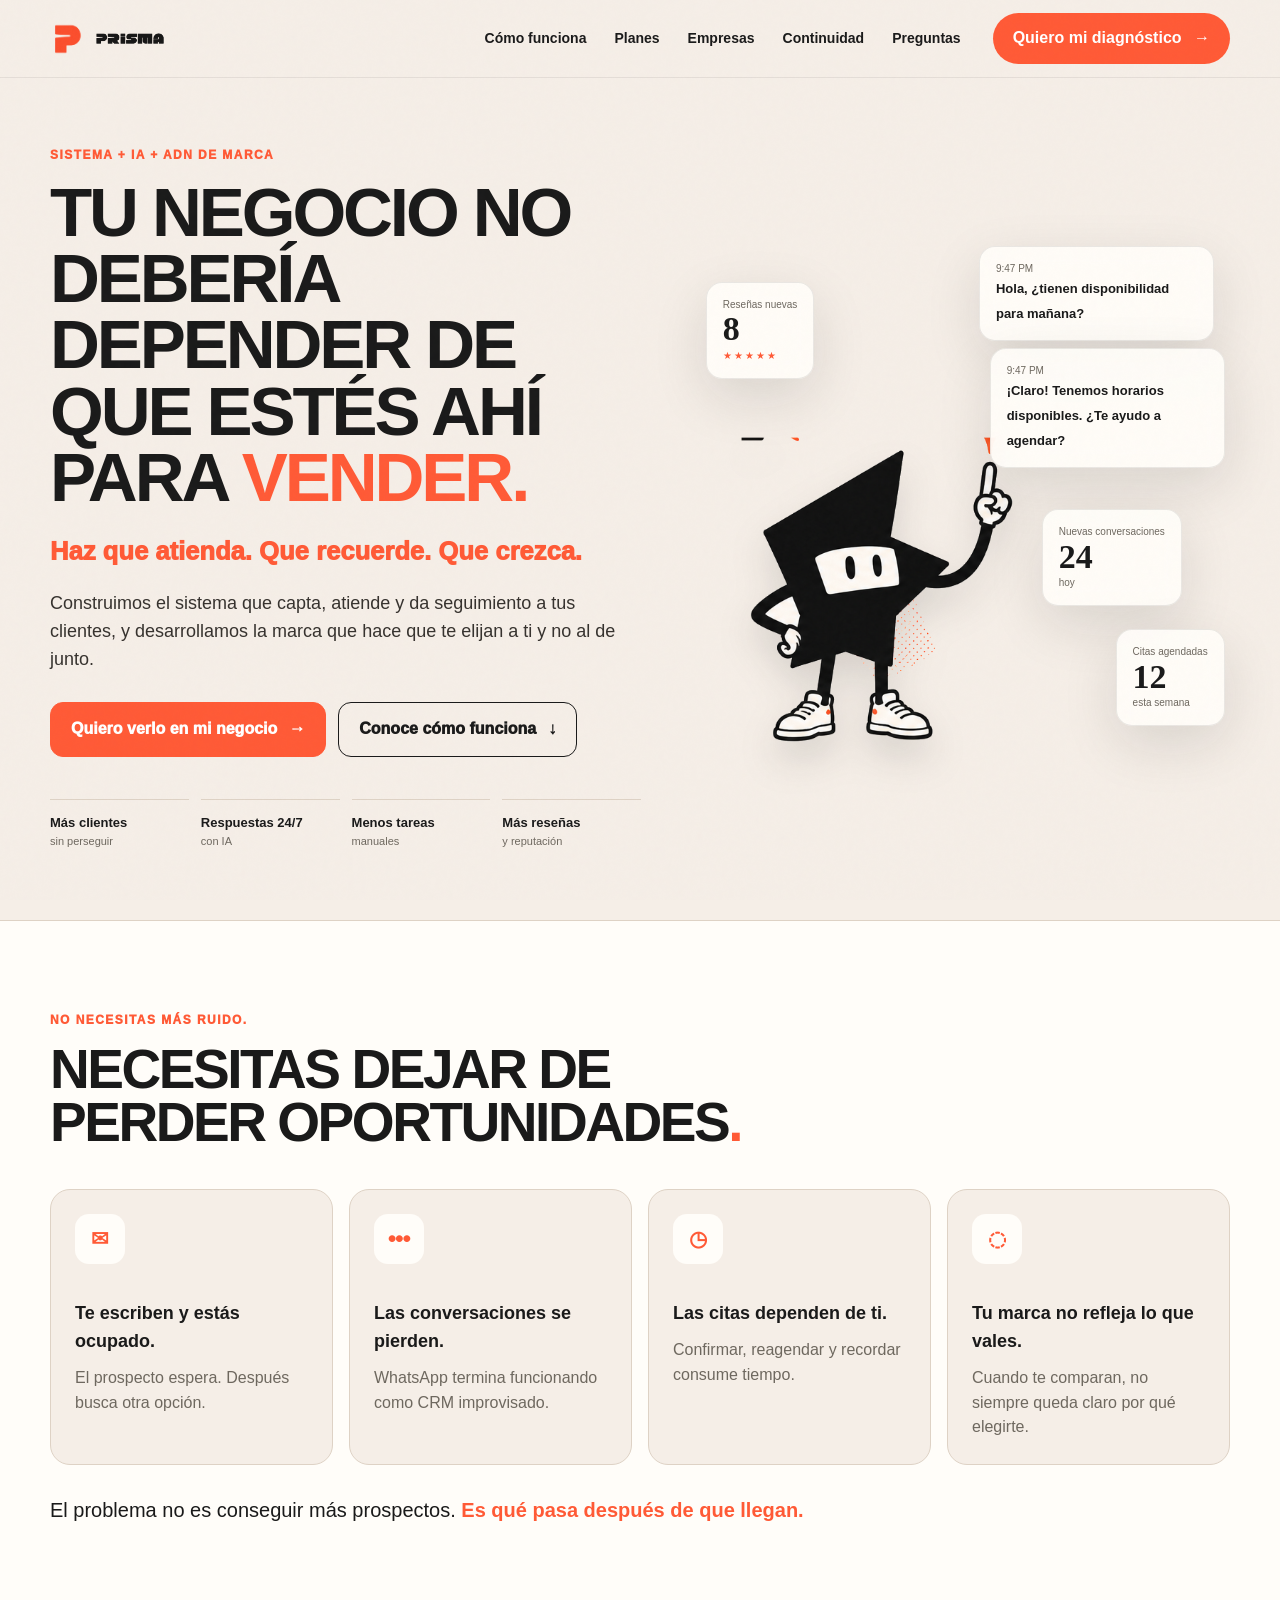
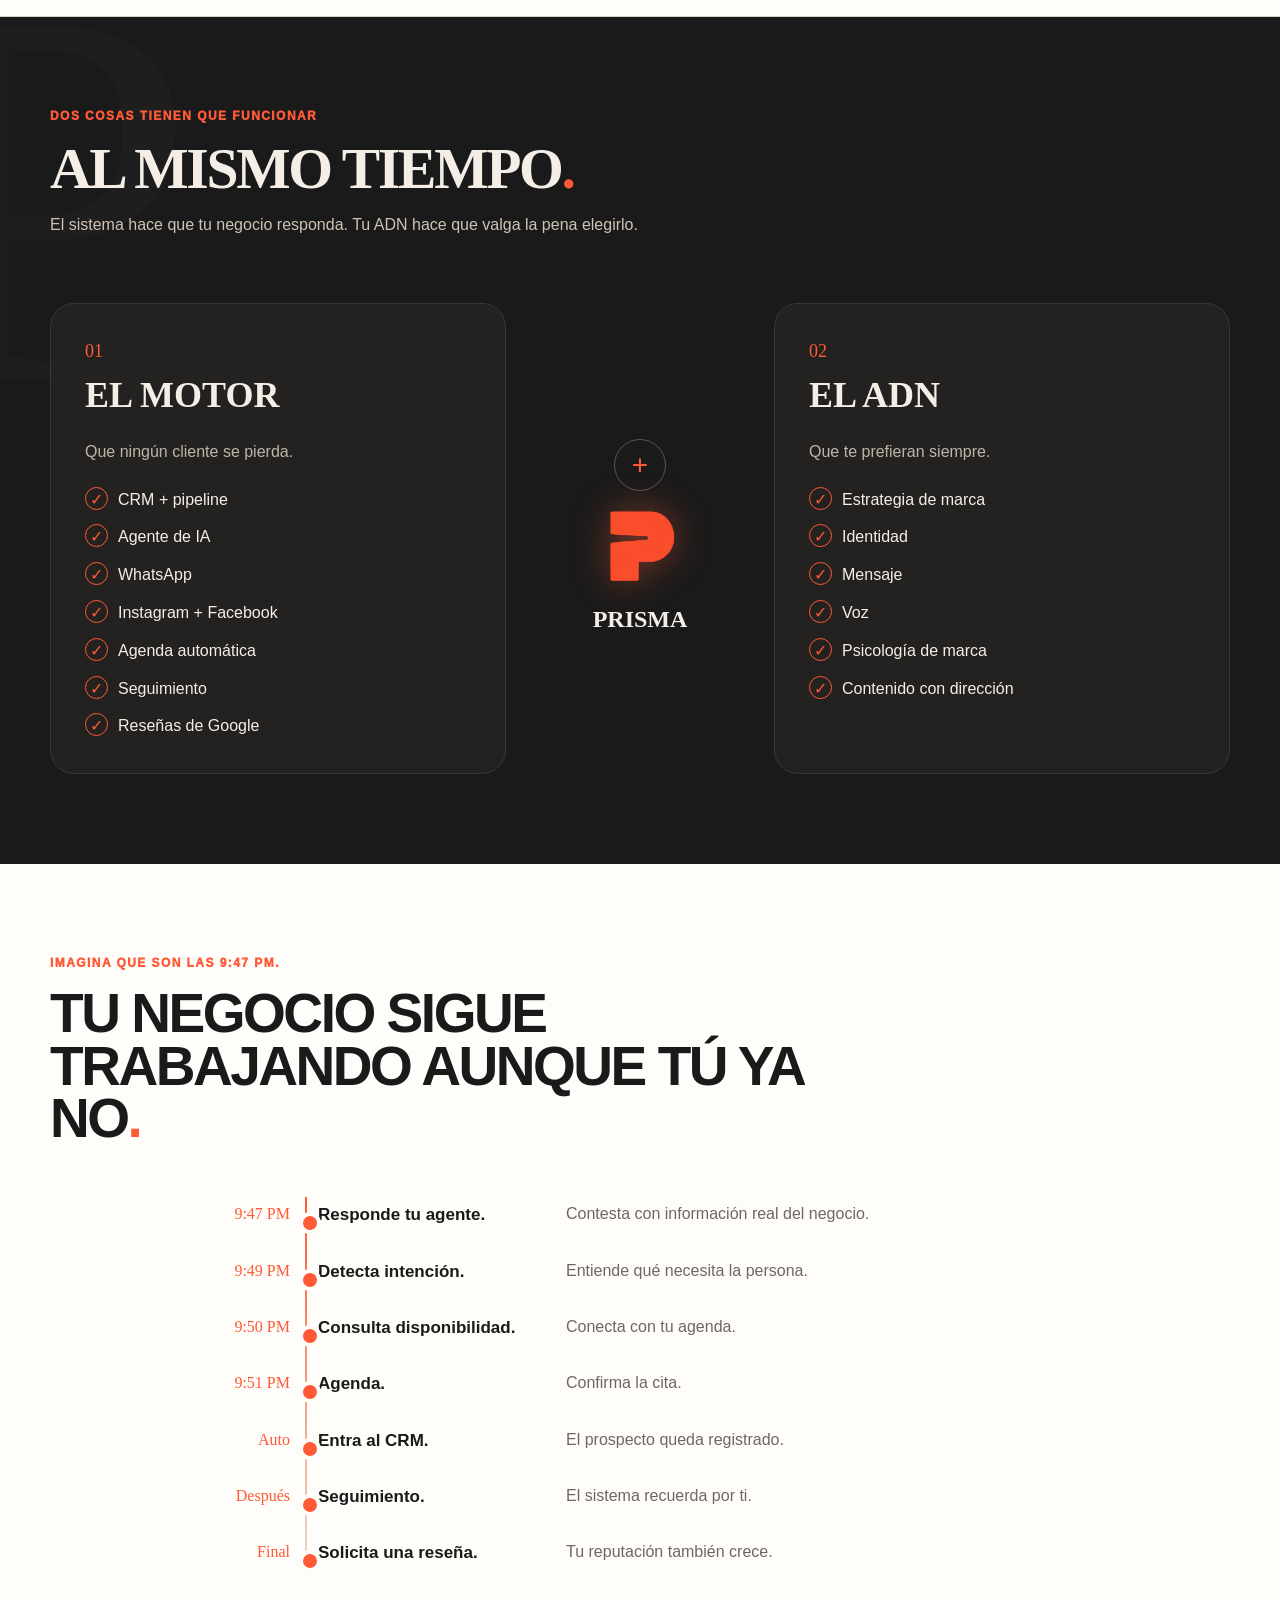
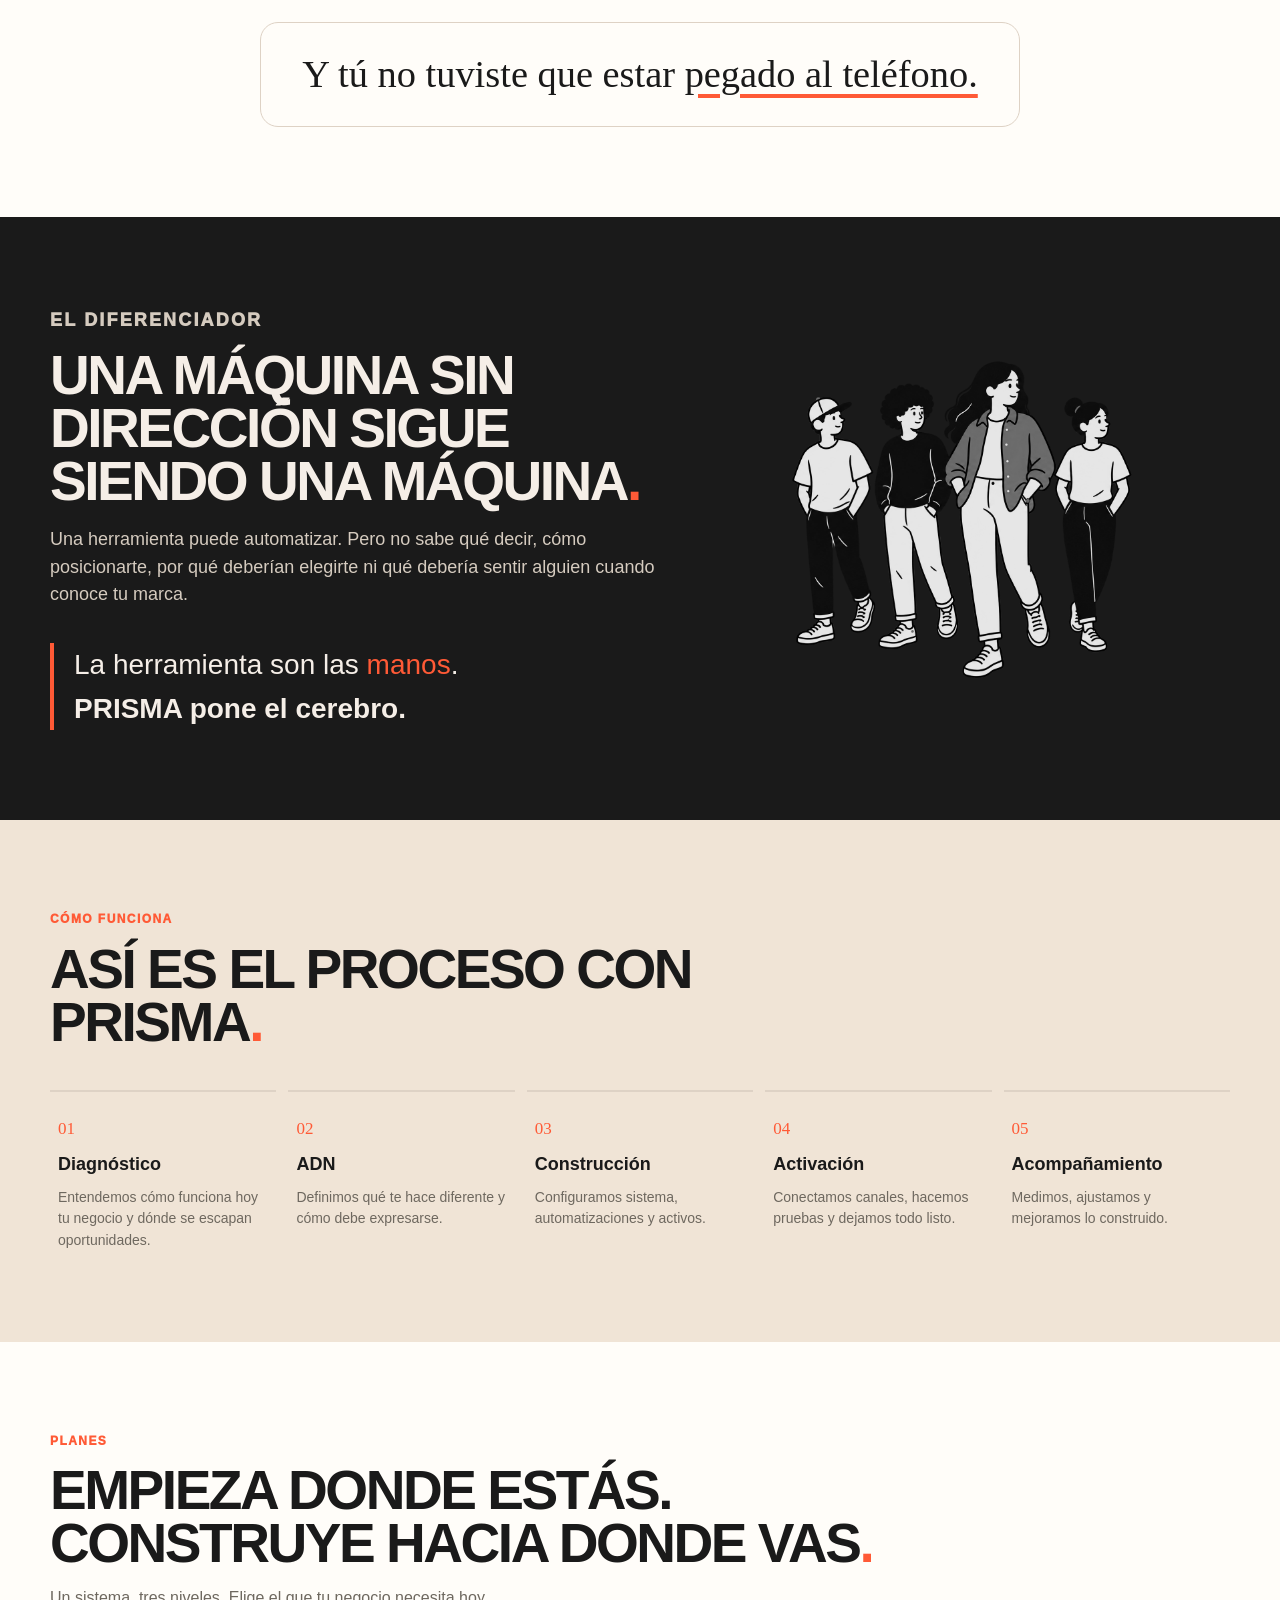
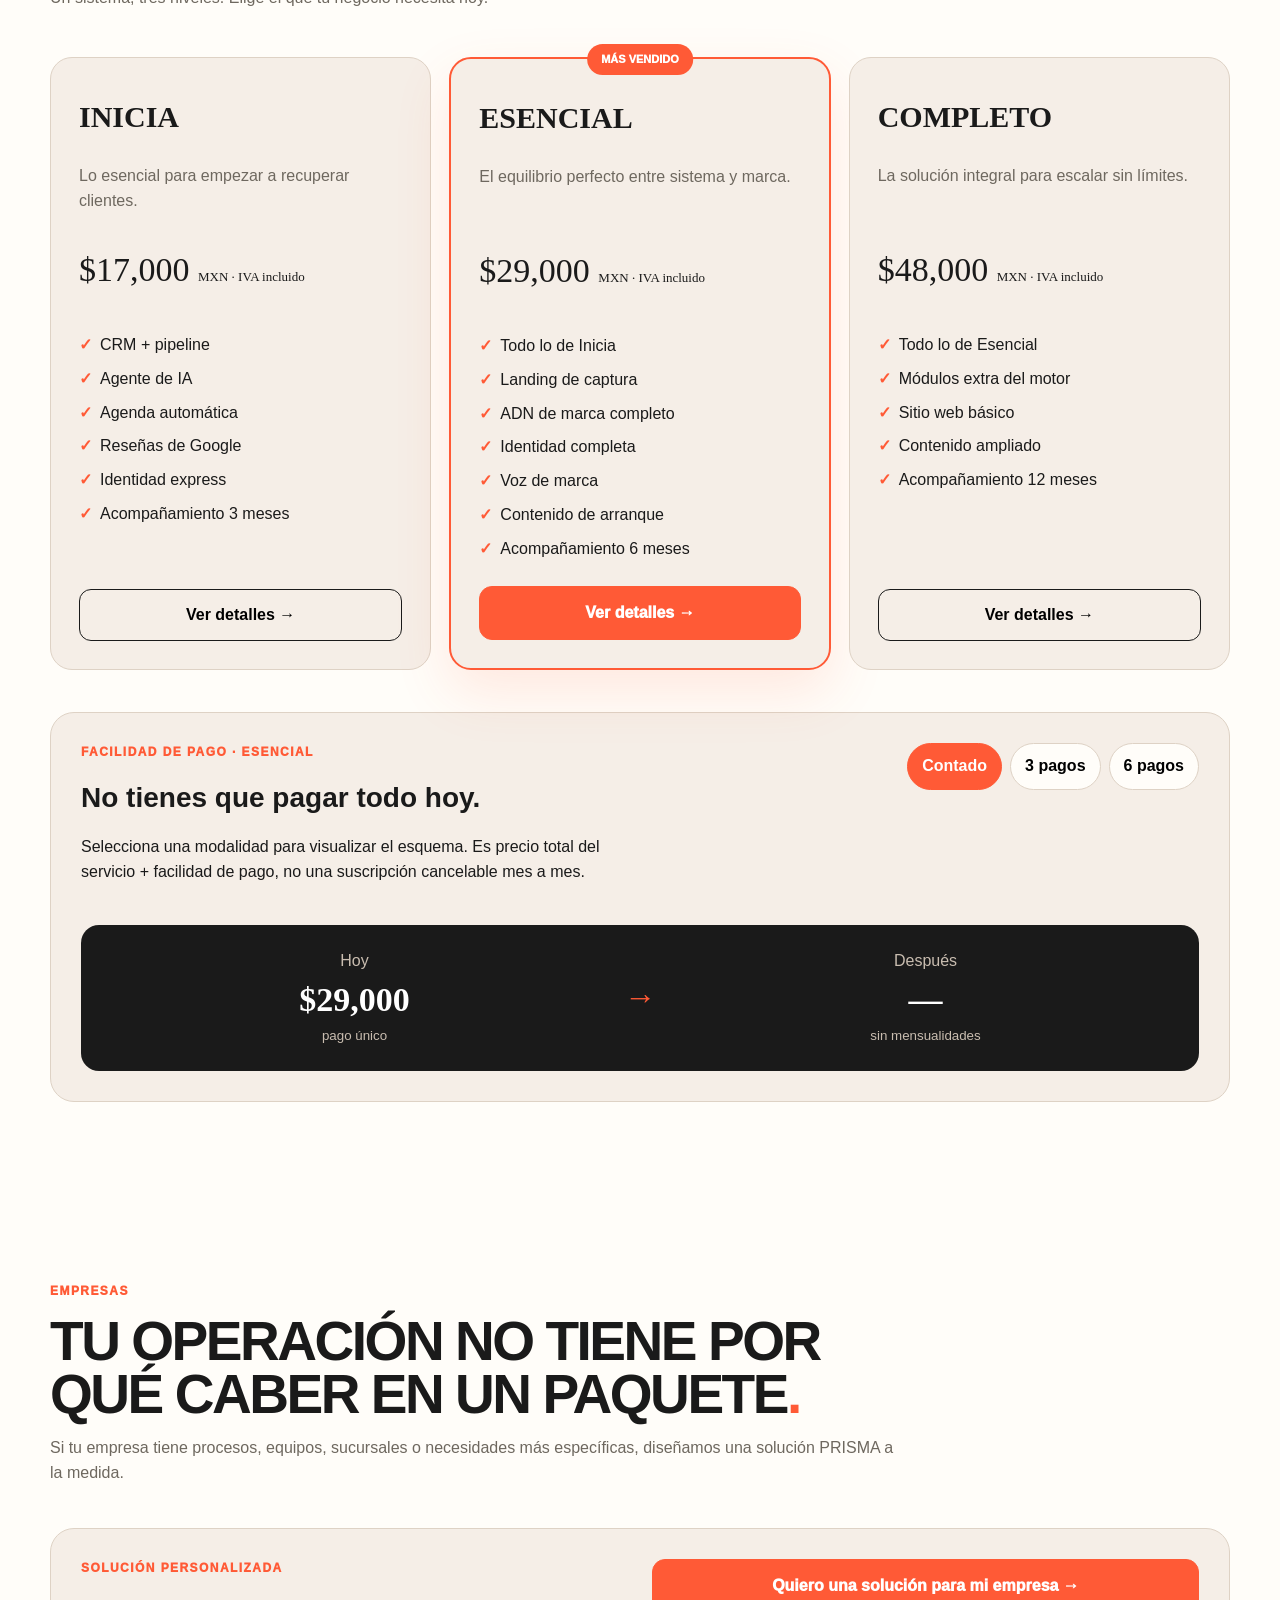
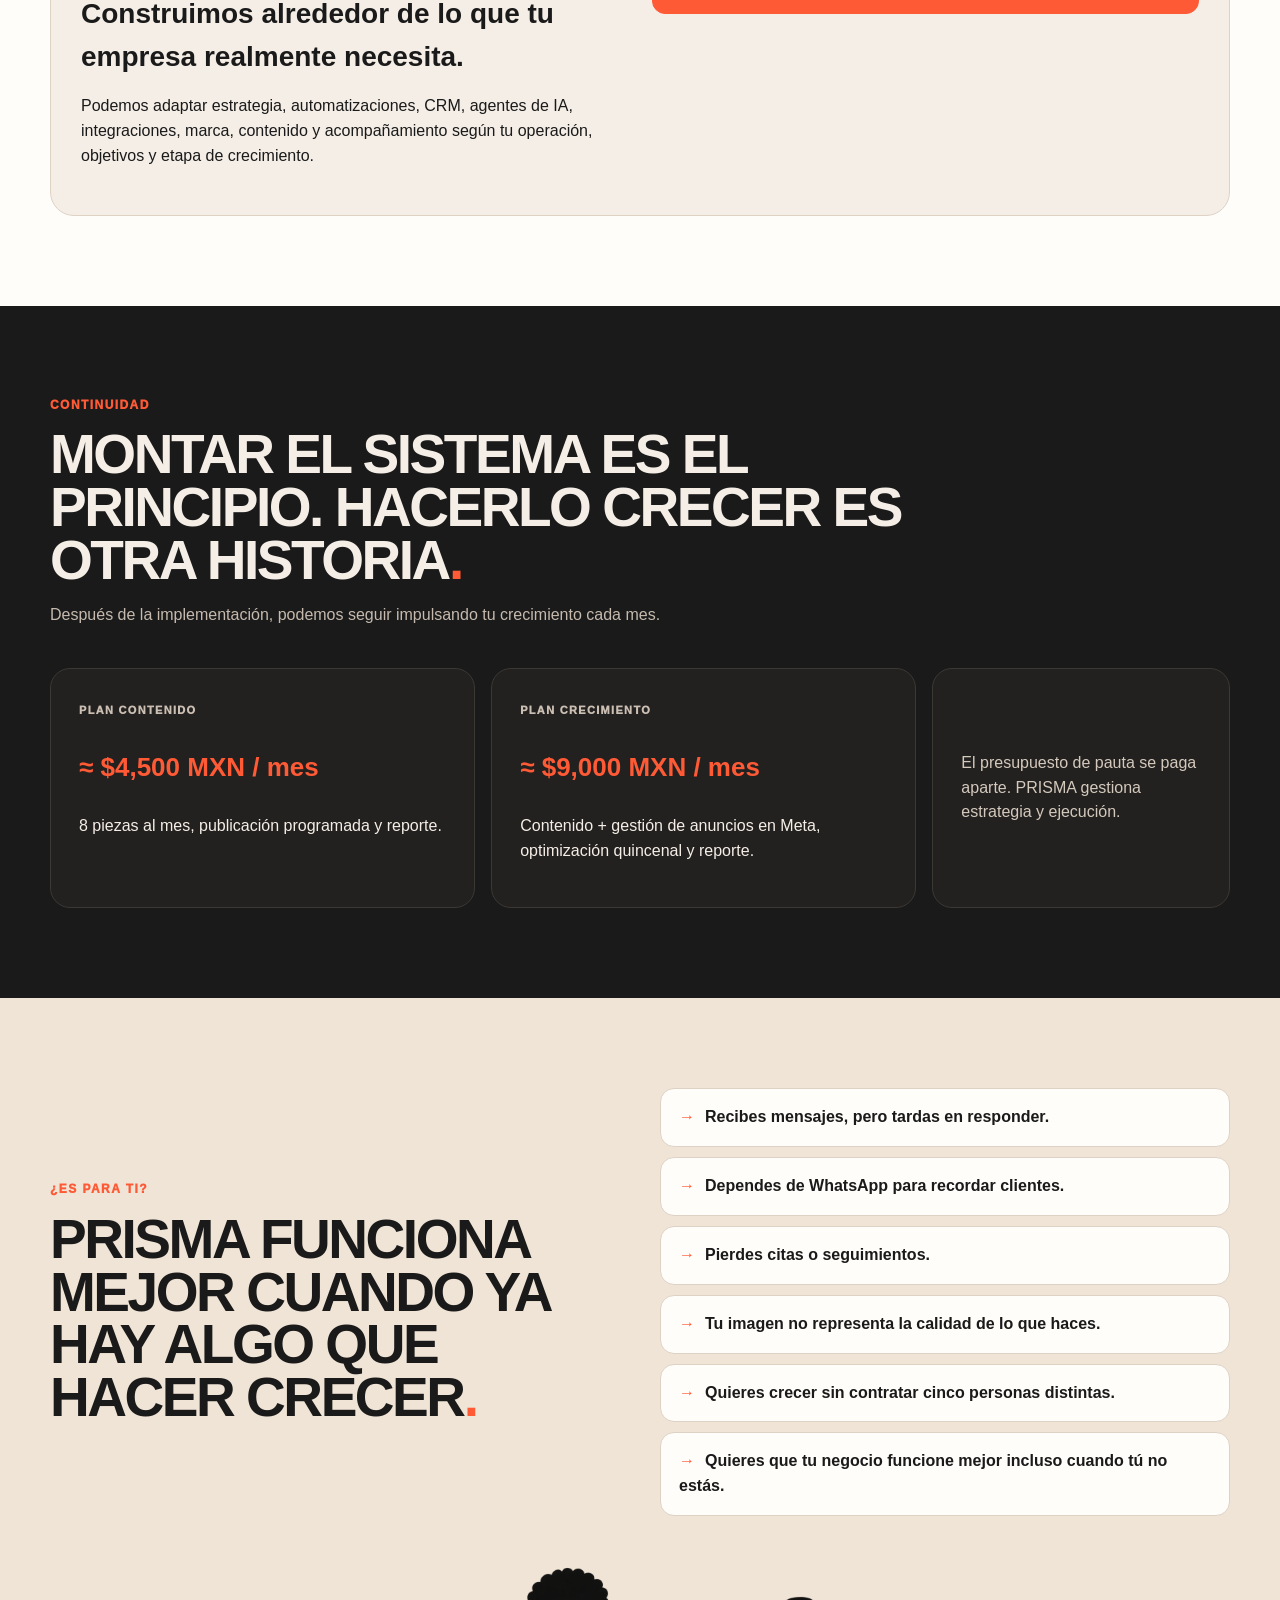
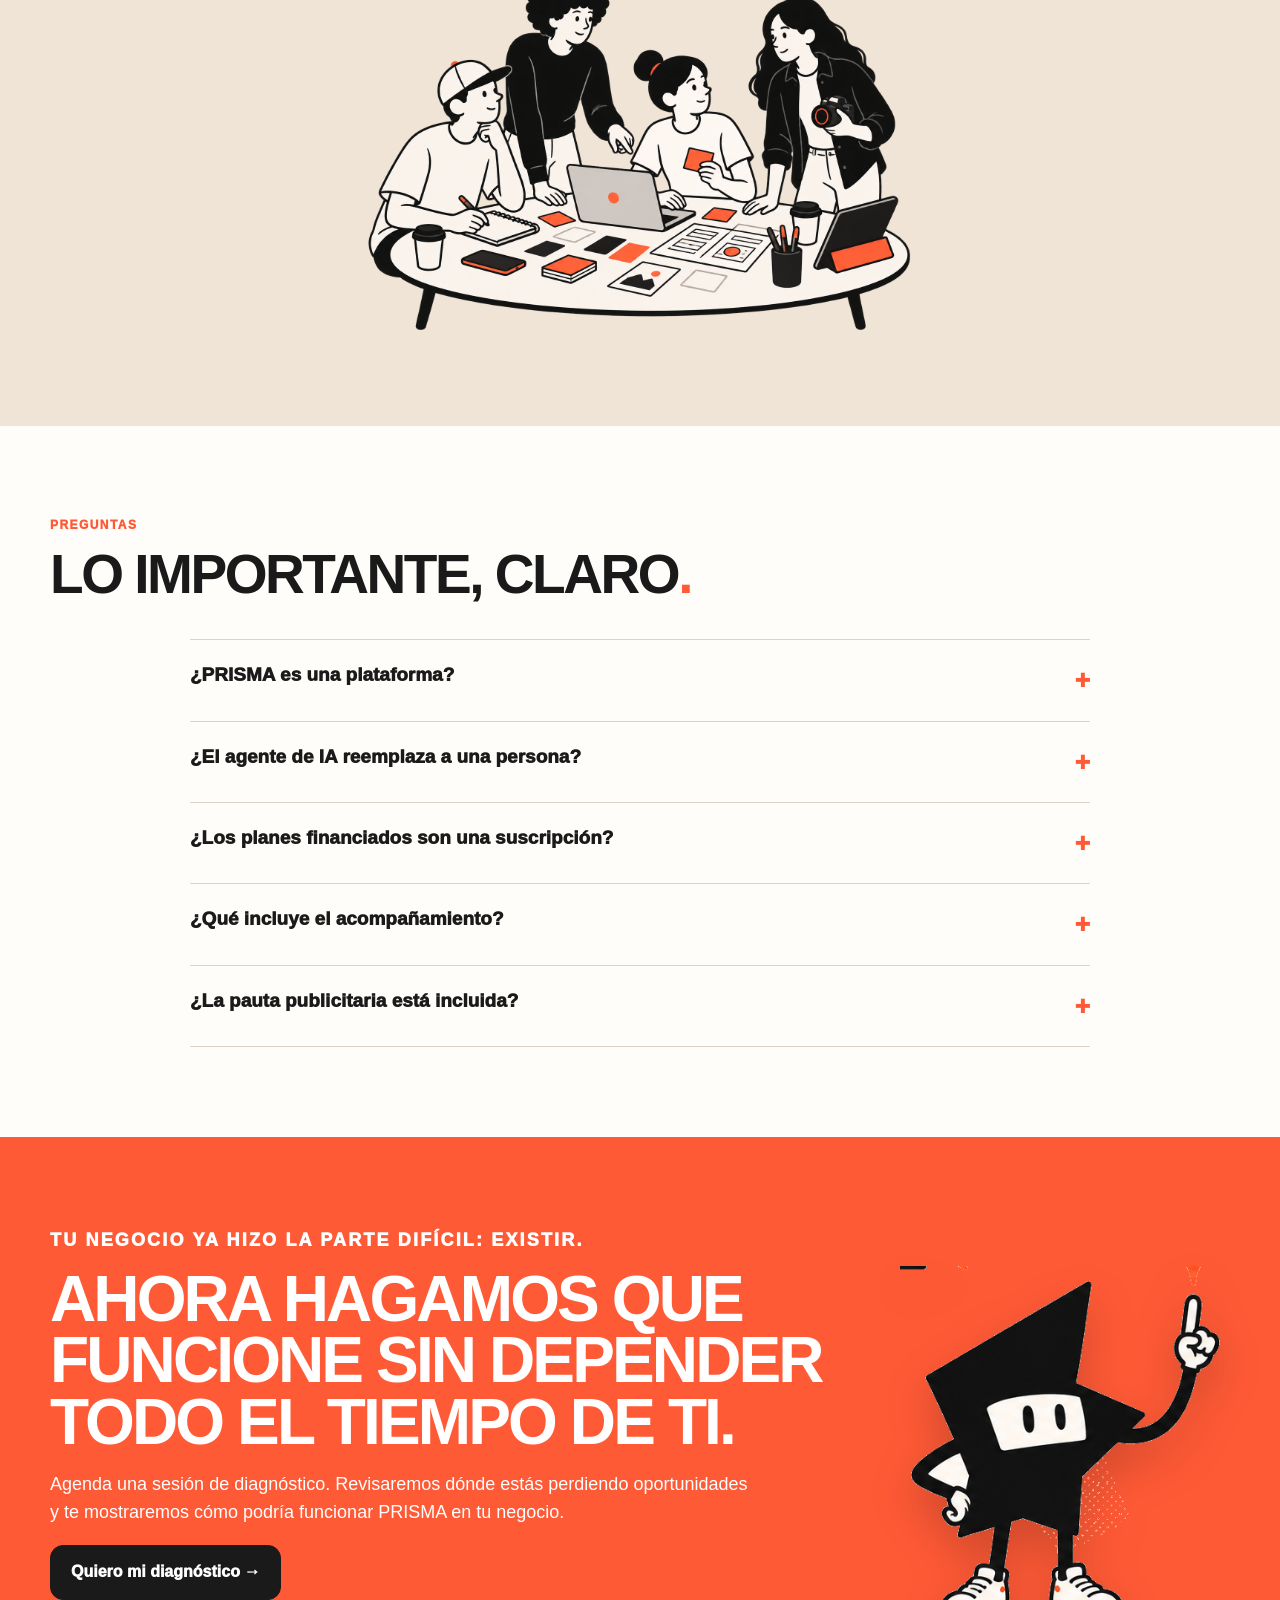
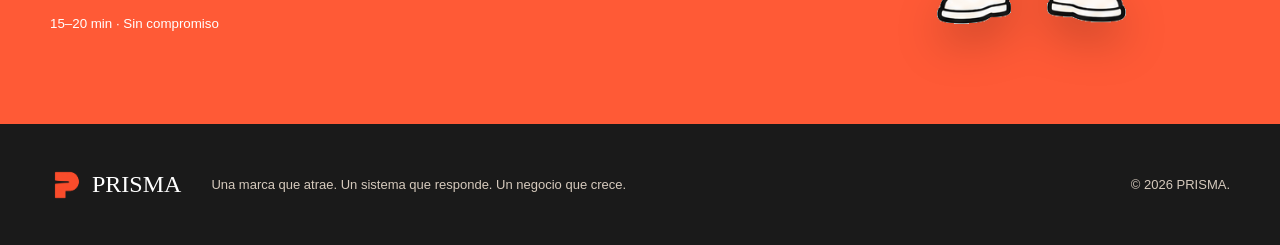
<file: index.html>
<!doctype html>
<html lang="es">
<head>
  <meta charset="utf-8" />
  <meta name="viewport" content="width=device-width, initial-scale=1" />
  <meta name="theme-color" content="#1A1A1A" />
  <meta name="description" content="PRISMA: sistema de captación, atención y seguimiento + ADN de marca para negocios que quieren dejar de perder oportunidades." />
  <title>PRISMA — Haz que atienda. Que recuerde. Que crezca.</title>
  <link rel="icon" href="/assets/prisma-p-coral.png" />
  <link rel="stylesheet" href="/styles.css" />
</head>
<body>
  <div class="noise" aria-hidden="true"></div>

  <header class="site-header" id="top">
    <a class="brand" href="#top" aria-label="PRISMA, inicio">
      <img src="/assets/prisma-p-coral.png" alt="" class="brand-p" />
      <img src="/assets/prisma-wordmark-carbon.png" alt="PRISMA" class="brand-word" />
    </a>
    <nav class="desktop-nav" aria-label="Navegación principal">
      <a href="#como-funciona">Cómo funciona</a>
      <a href="#planes">Planes</a>
      <a href="#empresas">Empresas</a>
      <a href="#continuidad">Continuidad</a>
      <a href="#faq">Preguntas</a>
    </nav>
    <button class="header-cta" data-open-lead>Quiero mi diagnóstico <span>→</span></button>
    <button class="menu-toggle" aria-label="Abrir menú" aria-expanded="false"><span></span><span></span><span></span></button>
    <div class="mobile-menu" hidden>
      <a href="#como-funciona">Cómo funciona</a>
      <a href="#planes">Planes</a>
      <a href="#empresas">Empresas</a>
      <a href="#continuidad">Continuidad</a>
      <a href="#faq">Preguntas</a>
      <button data-open-lead>Quiero mi diagnóstico →</button>
    </div>
  </header>

  <main>
    <section class="hero section-pad">
      <div class="hero-copy reveal">
        <p class="eyebrow">SISTEMA + IA + ADN DE MARCA</p>
        <h1>Tu negocio no debería depender de que estés ahí para <span>vender.</span></h1>
        <p class="hero-kicker">Haz que atienda. Que recuerde. Que crezca.</p>
        <p class="lede">Construimos el sistema que capta, atiende y da seguimiento a tus clientes, y desarrollamos la marca que hace que te elijan a ti y no al de junto.</p>
        <div class="hero-actions">
          <button class="btn btn-coral" data-open-lead>Quiero verlo en mi negocio <span>→</span></button>
          <a class="btn btn-ghost" href="#como-funciona">Conoce cómo funciona <span>↓</span></a>
        </div>
        <div class="micro-benefits" aria-label="Beneficios principales">
          <div><b>Más clientes</b><span>sin perseguir</span></div>
          <div><b>Respuestas 24/7</b><span>con IA</span></div>
          <div><b>Menos tareas</b><span>manuales</span></div>
          <div><b>Más reseñas</b><span>y reputación</span></div>
        </div>
      </div>

      <div class="hero-visual reveal" aria-label="Píxel mostrando cómo el sistema responde y agenda">
        <div class="pixel-wrap"><img src="/assets/pixel.png" alt="Píxel, asistente de PRISMA" /></div>
        <div class="chat chat-1"><small>9:47 PM</small><b>Hola, ¿tienen disponibilidad para mañana?</b></div>
        <div class="chat chat-2"><small>9:47 PM</small><b>¡Claro! Tenemos horarios disponibles. ¿Te ayudo a agendar?</b></div>
        <div class="metric metric-1"><span>Nuevas conversaciones</span><strong>24</strong><i>hoy</i></div>
        <div class="metric metric-2"><span>Citas agendadas</span><strong>12</strong><i>esta semana</i></div>
        <div class="metric metric-3"><span>Reseñas nuevas</span><strong>8</strong><i>★★★★★</i></div>
      </div>
    </section>

    <section class="problem section-pad" id="problema">
      <div class="section-intro reveal">
        <p class="eyebrow">NO NECESITAS MÁS RUIDO.</p>
        <h2>Necesitas dejar de perder oportunidades<span>.</span></h2>
      </div>
      <div class="problem-grid">
        <article class="problem-card reveal"><div class="icon">✉</div><h3>Te escriben y estás ocupado.</h3><p>El prospecto espera. Después busca otra opción.</p></article>
        <article class="problem-card reveal"><div class="icon">•••</div><h3>Las conversaciones se pierden.</h3><p>WhatsApp termina funcionando como CRM improvisado.</p></article>
        <article class="problem-card reveal"><div class="icon">◷</div><h3>Las citas dependen de ti.</h3><p>Confirmar, reagendar y recordar consume tiempo.</p></article>
        <article class="problem-card reveal"><div class="icon">◌</div><h3>Tu marca no refleja lo que vales.</h3><p>Cuando te comparan, no siempre queda claro por qué elegirte.</p></article>
      </div>
      <p class="problem-close reveal">El problema no es conseguir más prospectos. <b>Es qué pasa después de que llegan.</b></p>
    </section>

    <section class="duality" id="como-funciona">
      <div class="duality-head section-pad reveal">
        <p class="eyebrow">DOS COSAS TIENEN QUE FUNCIONAR</p>
        <h2>Al mismo tiempo<span>.</span></h2>
        <p>El sistema hace que tu negocio responda. Tu ADN hace que valga la pena elegirlo.</p>
      </div>
      <div class="duality-grid section-pad">
        <article class="dark-card reveal">
          <span class="num">01</span><h3>El motor</h3><p>Que ningún cliente se pierda.</p>
          <ul><li>CRM + pipeline</li><li>Agente de IA</li><li>WhatsApp</li><li>Instagram + Facebook</li><li>Agenda automática</li><li>Seguimiento</li><li>Reseñas de Google</li></ul>
        </article>
        <div class="equation reveal">
          <span>+</span>
          <img src="/assets/prisma-p-coral.png" alt="" />
          <b>PRISMA</b>
        </div>
        <article class="dark-card reveal">
          <span class="num">02</span><h3>El ADN</h3><p>Que te prefieran siempre.</p>
          <ul><li>Estrategia de marca</li><li>Identidad</li><li>Mensaje</li><li>Voz</li><li>Psicología de marca</li><li>Contenido con dirección</li></ul>
        </article>
      </div>
    </section>

    <section class="night-demo section-pad">
      <div class="section-intro reveal"><p class="eyebrow">IMAGINA QUE SON LAS 9:47 PM.</p><h2>Tu negocio sigue trabajando aunque tú ya no<span>.</span></h2></div>
      <div class="timeline reveal">
        <div><time>9:47 PM</time><b>Responde tu agente.</b><span>Contesta con información real del negocio.</span></div>
        <div><time>9:49 PM</time><b>Detecta intención.</b><span>Entiende qué necesita la persona.</span></div>
        <div><time>9:50 PM</time><b>Consulta disponibilidad.</b><span>Conecta con tu agenda.</span></div>
        <div><time>9:51 PM</time><b>Agenda.</b><span>Confirma la cita.</span></div>
        <div><time>Auto</time><b>Entra al CRM.</b><span>El prospecto queda registrado.</span></div>
        <div><time>Después</time><b>Seguimiento.</b><span>El sistema recuerda por ti.</span></div>
        <div><time>Final</time><b>Solicita una reseña.</b><span>Tu reputación también crece.</span></div>
      </div>
      <div class="demo-payoff reveal">Y tú no tuviste que estar <u>pegado al teléfono.</u></div>
    </section>

    <section class="brain section-pad">
      <div class="brain-copy reveal">
        <p class="eyebrow">EL DIFERENCIADOR</p>
        <h2>Una máquina sin dirección sigue siendo una máquina<span>.</span></h2>
        <p>Una herramienta puede automatizar. Pero no sabe qué decir, cómo posicionarte, por qué deberían elegirte ni qué debería sentir alguien cuando conoce tu marca.</p>
        <blockquote>La herramienta son las <em>manos</em>.<br><strong>PRISMA pone el cerebro.</strong></blockquote>
      </div>
      <img src="/assets/PRISMA_ESC_05_diferenciar_marca_transparente.png" alt="" class="brain-art" onerror="this.src='/assets/equipo-prisma.png'" />
    </section>

    <section class="process section-pad">
      <div class="section-intro reveal"><p class="eyebrow">CÓMO FUNCIONA</p><h2>Así es el proceso con PRISMA<span>.</span></h2></div>
      <ol class="steps">
        <li class="reveal"><span>01</span><h3>Diagnóstico</h3><p>Entendemos cómo funciona hoy tu negocio y dónde se escapan oportunidades.</p></li>
        <li class="reveal"><span>02</span><h3>ADN</h3><p>Definimos qué te hace diferente y cómo debe expresarse.</p></li>
        <li class="reveal"><span>03</span><h3>Construcción</h3><p>Configuramos sistema, automatizaciones y activos.</p></li>
        <li class="reveal"><span>04</span><h3>Activación</h3><p>Conectamos canales, hacemos pruebas y dejamos todo listo.</p></li>
        <li class="reveal"><span>05</span><h3>Acompañamiento</h3><p>Medimos, ajustamos y mejoramos lo construido.</p></li>
      </ol>
    </section>

    <section class="plans section-pad" id="planes">
      <div class="plans-head reveal">
        <p class="eyebrow">PLANES</p>
        <h2>Empieza donde estás. Construye hacia donde vas<span>.</span></h2>
        <p>Un sistema, tres niveles. Elige el que tu negocio necesita hoy.</p>
      </div>
      <div class="plan-grid">
        <article class="plan-card reveal" data-plan="inicia">
          <h3>Inicia</h3><p>Lo esencial para empezar a recuperar clientes.</p><div class="price">$17,000 <small>MXN · IVA incluido</small></div>
          <ul><li>CRM + pipeline</li><li>Agente de IA</li><li>Agenda automática</li><li>Reseñas de Google</li><li>Identidad express</li><li>Acompañamiento 3 meses</li></ul>
          <button class="plan-detail" data-plan-detail="inicia">Ver detalles →</button>
        </article>
        <article class="plan-card featured reveal" data-plan="esencial">
          <div class="badge">MÁS VENDIDO</div><h3>Esencial</h3><p>El equilibrio perfecto entre sistema y marca.</p><div class="price">$29,000 <small>MXN · IVA incluido</small></div>
          <ul><li>Todo lo de Inicia</li><li>Landing de captura</li><li>ADN de marca completo</li><li>Identidad completa</li><li>Voz de marca</li><li>Contenido de arranque</li><li>Acompañamiento 6 meses</li></ul>
          <button class="btn btn-coral full" data-plan-detail="esencial">Ver detalles →</button>
        </article>
        <article class="plan-card reveal" data-plan="completo">
          <h3>Completo</h3><p>La solución integral para escalar sin límites.</p><div class="price">$48,000 <small>MXN · IVA incluido</small></div>
          <ul><li>Todo lo de Esencial</li><li>Módulos extra del motor</li><li>Sitio web básico</li><li>Contenido ampliado</li><li>Acompañamiento 12 meses</li></ul>
          <button class="plan-detail" data-plan-detail="completo">Ver detalles →</button>
        </article>
      </div>

      <div class="payment-lab reveal" id="payment-lab">
        <div>
          <p class="eyebrow">FACILIDAD DE PAGO · ESENCIAL</p>
          <h3>No tienes que pagar todo hoy.</h3>
          <p>Selecciona una modalidad para visualizar el esquema. Es precio total del servicio + facilidad de pago, no una suscripción cancelable mes a mes.</p>
        </div>
        <div class="payment-tabs" role="tablist">
          <button class="active" data-pay="full">Contado</button>
          <button data-pay="3">3 pagos</button>
          <button data-pay="6">6 pagos</button>
        </div>
        <div class="payment-result" aria-live="polite">
          <div><span>Hoy</span><strong id="pay-today">$29,000</strong><small id="pay-today-note">pago único</small></div>
          <div class="arrow">→</div>
          <div><span>Después</span><strong id="pay-later">—</strong><small id="pay-later-note">sin mensualidades</small></div>
        </div>
      </div>
    </section>


    <section class="plans section-pad" id="empresas">
      <div class="plans-head reveal">
        <p class="eyebrow">EMPRESAS</p>
        <h2>Tu operación no tiene por qué caber en un paquete<span>.</span></h2>
        <p>Si tu empresa tiene procesos, equipos, sucursales o necesidades más específicas, diseñamos una solución PRISMA a la medida.</p>
      </div>
      <div class="payment-lab reveal">
        <div>
          <p class="eyebrow">SOLUCIÓN PERSONALIZADA</p>
          <h3>Construimos alrededor de lo que tu empresa realmente necesita.</h3>
          <p>Podemos adaptar estrategia, automatizaciones, CRM, agentes de IA, integraciones, marca, contenido y acompañamiento según tu operación, objetivos y etapa de crecimiento.</p>
        </div>
        <div>
          <button class="btn btn-coral full" data-open-lead>Quiero una solución para mi empresa →</button>
        </div>
      </div>
    </section>

    <section class="continuity section-pad" id="continuidad">
      <div class="continuity-head reveal"><p class="eyebrow">CONTINUIDAD</p><h2>Montar el sistema es el principio. Hacerlo crecer es otra historia<span>.</span></h2><p>Después de la implementación, podemos seguir impulsando tu crecimiento cada mes.</p></div>
      <div class="continuity-grid">
        <article class="continuity-card reveal"><span>PLAN CONTENIDO</span><h3>≈ $4,500 MXN / mes</h3><p>8 piezas al mes, publicación programada y reporte.</p></article>
        <article class="continuity-card reveal"><span>PLAN CRECIMIENTO</span><h3>≈ $9,000 MXN / mes</h3><p>Contenido + gestión de anuncios en Meta, optimización quincenal y reporte.</p></article>
        <aside class="continuity-note reveal">El presupuesto de pauta se paga aparte. PRISMA gestiona estrategia y ejecución.</aside>
      </div>
    </section>

    <section class="fit section-pad">
      <div class="fit-copy reveal"><p class="eyebrow">¿ES PARA TI?</p><h2>PRISMA funciona mejor cuando ya hay algo que hacer crecer<span>.</span></h2></div>
      <div class="fit-list reveal">
        <div>Recibes mensajes, pero tardas en responder.</div><div>Dependes de WhatsApp para recordar clientes.</div><div>Pierdes citas o seguimientos.</div><div>Tu imagen no representa la calidad de lo que haces.</div><div>Quieres crecer sin contratar cinco personas distintas.</div><div>Quieres que tu negocio funcione mejor incluso cuando tú no estás.</div>
      </div>
      <img src="/assets/equipo-prisma.png" alt="Equipo de personajes PRISMA" class="team-art reveal" />
    </section>

    <section class="faq section-pad" id="faq">
      <div class="section-intro reveal"><p class="eyebrow">PREGUNTAS</p><h2>Lo importante, claro<span>.</span></h2></div>
      <div class="faq-list">
        <details class="reveal"><summary>¿PRISMA es una plataforma?</summary><p>No. PRISMA implementa un sistema sobre herramientas tecnológicas y suma la capa de ADN de marca, criterio, mensaje, identidad y voz.</p></details>
        <details class="reveal"><summary>¿El agente de IA reemplaza a una persona?</summary><p>Automatiza atención inicial, seguimiento y agenda para que tu equipo pueda enfocarse en conversaciones que sí requieren criterio humano.</p></details>
        <details class="reveal"><summary>¿Los planes financiados son una suscripción?</summary><p>No. Son una facilidad de pago sobre el precio total del servicio. El plazo termina al completar las mensualidades acordadas.</p></details>
        <details class="reveal"><summary>¿Qué incluye el acompañamiento?</summary><p>Soporte, ajustes y mejora de lo que PRISMA dejó implementado durante el periodo incluido en tu plan.</p></details>
        <details class="reveal"><summary>¿La pauta publicitaria está incluida?</summary><p>No. En Plan Crecimiento, el presupuesto de pauta se paga por separado; PRISMA se encarga de estrategia, gestión y optimización.</p></details>
      </div>
    </section>

    <section class="final-cta section-pad">
      <div class="final-copy reveal"><p class="eyebrow light">TU NEGOCIO YA HIZO LA PARTE DIFÍCIL: EXISTIR.</p><h2>Ahora hagamos que funcione sin depender todo el tiempo de ti.</h2><p>Agenda una sesión de diagnóstico. Revisaremos dónde estás perdiendo oportunidades y te mostraremos cómo podría funcionar PRISMA en tu negocio.</p><button class="btn btn-dark" data-open-lead>Quiero mi diagnóstico →</button><small>15–20 min · Sin compromiso</small></div>
      <img src="/assets/pixel.png" alt="Píxel señalando el siguiente paso" class="final-pixel reveal" />
    </section>
  </main>

  <footer>
    <a class="brand footer-brand" href="#top"><img src="/assets/prisma-p-coral.png" alt="" class="brand-p"><span>PRISMA</span></a>
    <p>Una marca que atrae. Un sistema que responde. Un negocio que crece.</p>
    <p>© <span id="year"></span> PRISMA.</p>
  </footer>

  <dialog id="lead-dialog" class="lead-dialog">
    <form method="dialog" class="lead-shell" id="lead-form">
      <button class="dialog-close" value="cancel" aria-label="Cerrar">×</button>
      <p class="eyebrow">DIAGNÓSTICO PRISMA</p>
      <h2>Cuéntanos dónde estás hoy.</h2>
      <p>Completa estos datos. El sitio preparará tu solicitud y te permitirá copiarla o enviarla por WhatsApp cuando configures el número de destino.</p>
      <label>Nombre<input required name="name" autocomplete="name" placeholder="Tu nombre" /></label>
      <label>Negocio<input required name="business" placeholder="Nombre del negocio" /></label>
      <label>WhatsApp<input required name="phone" inputmode="tel" autocomplete="tel" placeholder="Tu número" /></label>
      <label>¿Qué te gustaría resolver primero?<select name="need"><option>Responder más rápido</option><option>Ordenar prospectos y seguimiento</option><option>Automatizar citas</option><option>Mejorar marca y posicionamiento</option><option>Todo lo anterior</option></select></label>
      <button type="submit" class="btn btn-coral full">Preparar solicitud →</button>
      <div id="lead-output" class="lead-output" hidden>
        <p id="lead-message"></p>
        <div class="lead-actions"><button type="button" id="copy-lead" class="btn btn-ghost">Copiar mensaje</button><a id="whatsapp-lead" class="btn btn-coral" target="_blank" rel="noopener" hidden>Abrir WhatsApp →</a></div>
      </div>
    </form>
  </dialog>

  <dialog id="plan-dialog" class="lead-dialog">
    <div class="lead-shell">
      <button class="dialog-close" data-close-plan aria-label="Cerrar">×</button>
      <p class="eyebrow">PLAN PRISMA</p>
      <div id="plan-dialog-content"></div>
      <button class="btn btn-coral full" data-open-lead data-close-plan>Quiero revisar mi caso →</button>
    </div>
  </dialog>

  <script src="/config.js"></script>
  <script src="/app.js"></script>
</body>
</html>
</file>
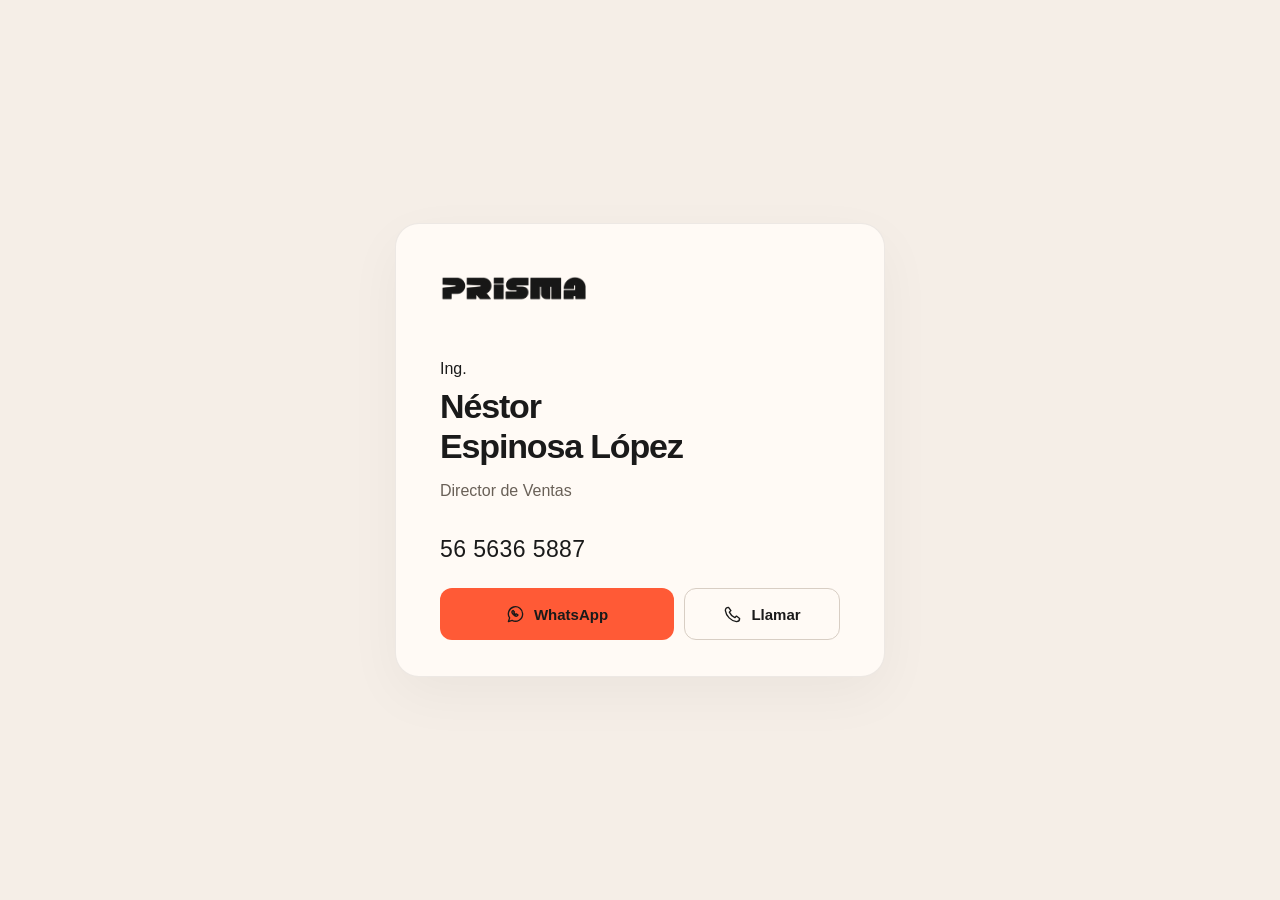
<file: adn/nestorespinosa.html>
<!doctype html>
<html lang="es">
<head>
<meta charset="utf-8">
<meta name="viewport" content="width=device-width, initial-scale=1">
<meta name="theme-color" content="#F5EEE7">
<title>Ing. Néstor Espinosa López · PRISMA</title>
<style>
:root{--beige:#F5EEE7;--carbon:#1A1A1A;--coral:#FF5A36}
*{box-sizing:border-box}
body{margin:0;min-height:100vh;min-height:100svh;display:grid;place-items:center;padding:28px;background:var(--beige);color:var(--carbon);font-family:"Google Sans","Helvetica Neue",Arial,sans-serif;-webkit-font-smoothing:antialiased}
.card{width:100%;max-width:490px;padding:52px 44px 36px;background:#fffaf5;border:1px solid rgba(26,26,26,.08);border-radius:24px;box-shadow:0 18px 55px rgba(26,26,26,.045)}
.logo{display:block;width:146px;height:auto;margin-bottom:58px}
h1{font-size:34px;line-height:1.16;letter-spacing:-1.15px;font-weight:600;margin:0 0 13px}
h1 small{display:block;font-size:16px;font-weight:400;letter-spacing:0;margin-bottom:9px}
.role{margin:0;color:#696057;font-size:16px;line-height:1.5}
.phone{display:inline-block;margin:33px 0 25px;color:var(--carbon);text-decoration:none;font-size:23px;letter-spacing:.4px;font-weight:500}
.actions{display:grid;grid-template-columns:1.5fr 1fr;gap:10px}
.button{display:flex;align-items:center;justify-content:center;gap:9px;min-height:52px;border-radius:12px;text-decoration:none;font-size:15px;font-weight:600;transition:background .15s,transform .15s}
.primary{background:var(--coral);color:var(--carbon)}
.secondary{border:1px solid #d8cec4;color:var(--carbon)}
.button:hover{transform:translateY(-2px)}
.primary:hover{background:#ff6c4c}.secondary:hover{background:var(--beige)}
svg{width:19px;height:19px;fill:none;stroke:currentColor;stroke-width:1.7;stroke-linecap:round;stroke-linejoin:round;flex-shrink:0}
.web{display:flex;align-items:center;justify-content:space-between;border-top:1px solid #e6ddd4;margin-top:35px;padding-top:24px;color:var(--carbon);text-decoration:none;font-size:15px}
a:focus-visible{outline:3px solid var(--carbon);outline-offset:5px}
@media(max-width:420px){body{padding:18px}.card{padding:38px 28px 30px;border-radius:20px}.logo{margin-bottom:46px;width:132px}h1{font-size:30px}.button{font-size:14px}}
@media(prefers-reduced-motion:reduce){.button{transition:none}.button:hover{transform:none}}
</style>
</head>
<body>
<main class="card" aria-label="Tarjeta de presentación">
<img class="logo" src="[data-uri]" alt="PRISMA">
<h1><small>Ing.</small>Néstor<br>Espinosa López</h1>
<p class="role">Director de Ventas</p>
<a class="phone" href="tel:+525656365887" aria-label="Llamar al 56 5636 5887">56 5636 5887</a>
<div class="actions">
<a class="button primary" href="https://wa.me/525656365887" target="_blank" rel="noopener noreferrer"><svg viewBox="0 0 24 24" aria-hidden="true"><path d="M21 11.5a9 9 0 0 1-13.3 7.9L3 21l1.6-4.7A9 9 0 1 1 21 11.5Z"/><path d="M8 7.5c-.7.7-.5 2.6 1.3 4.5s3.8 2.4 4.7 1.8l1.2-1.1-2.2-1.5-.9.8a6.2 6.2 0 0 1-2.2-2.3l.7-.9L9.2 7Z"/></svg>WhatsApp</a>
<a class="button secondary" href="tel:+525656365887"><svg viewBox="0 0 24 24" aria-hidden="true"><path d="m7 3 3 4-2 2a14 14 0 0 0 7 7l2-2 4 3c0 3-2 4-4 4C10 20 4 14 3 7c0-2 1-4 4-4Z"/></svg>Llamar</a>
</div>
</main>
</body>
</html>
</file>
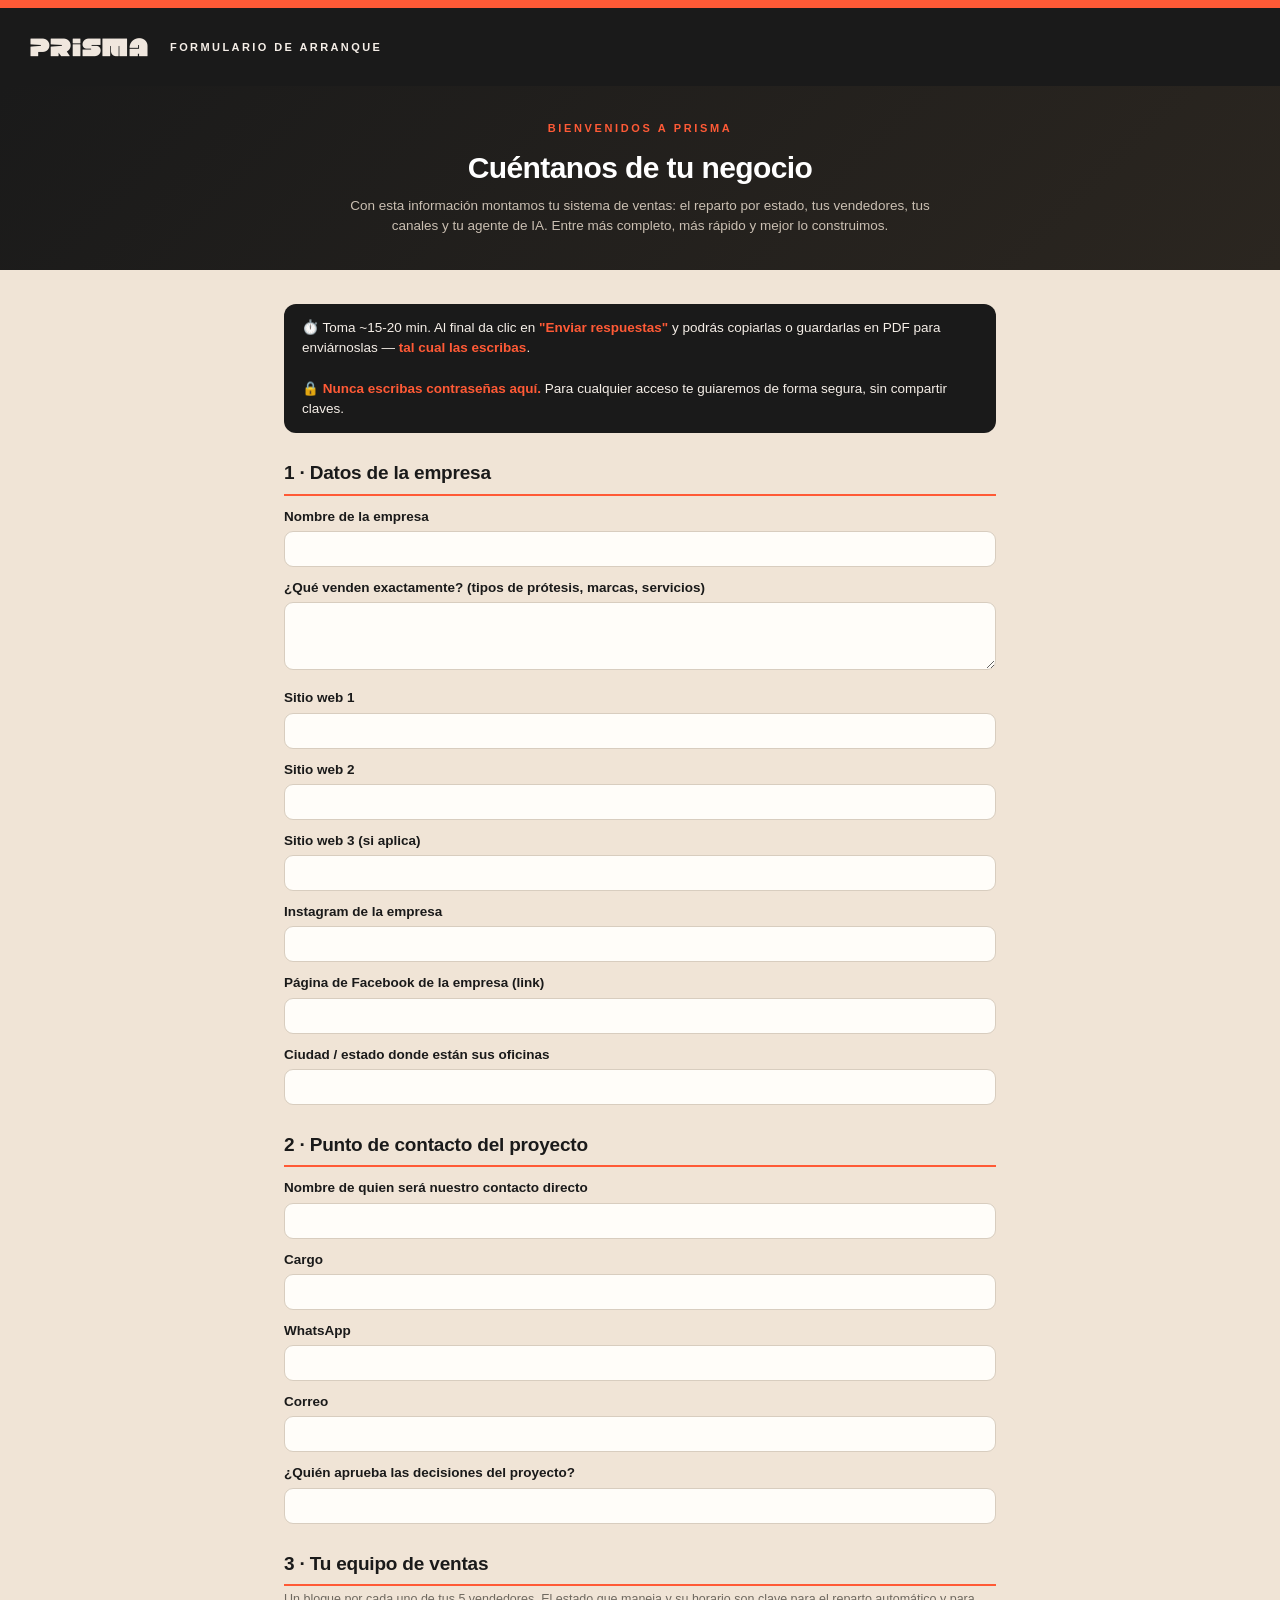
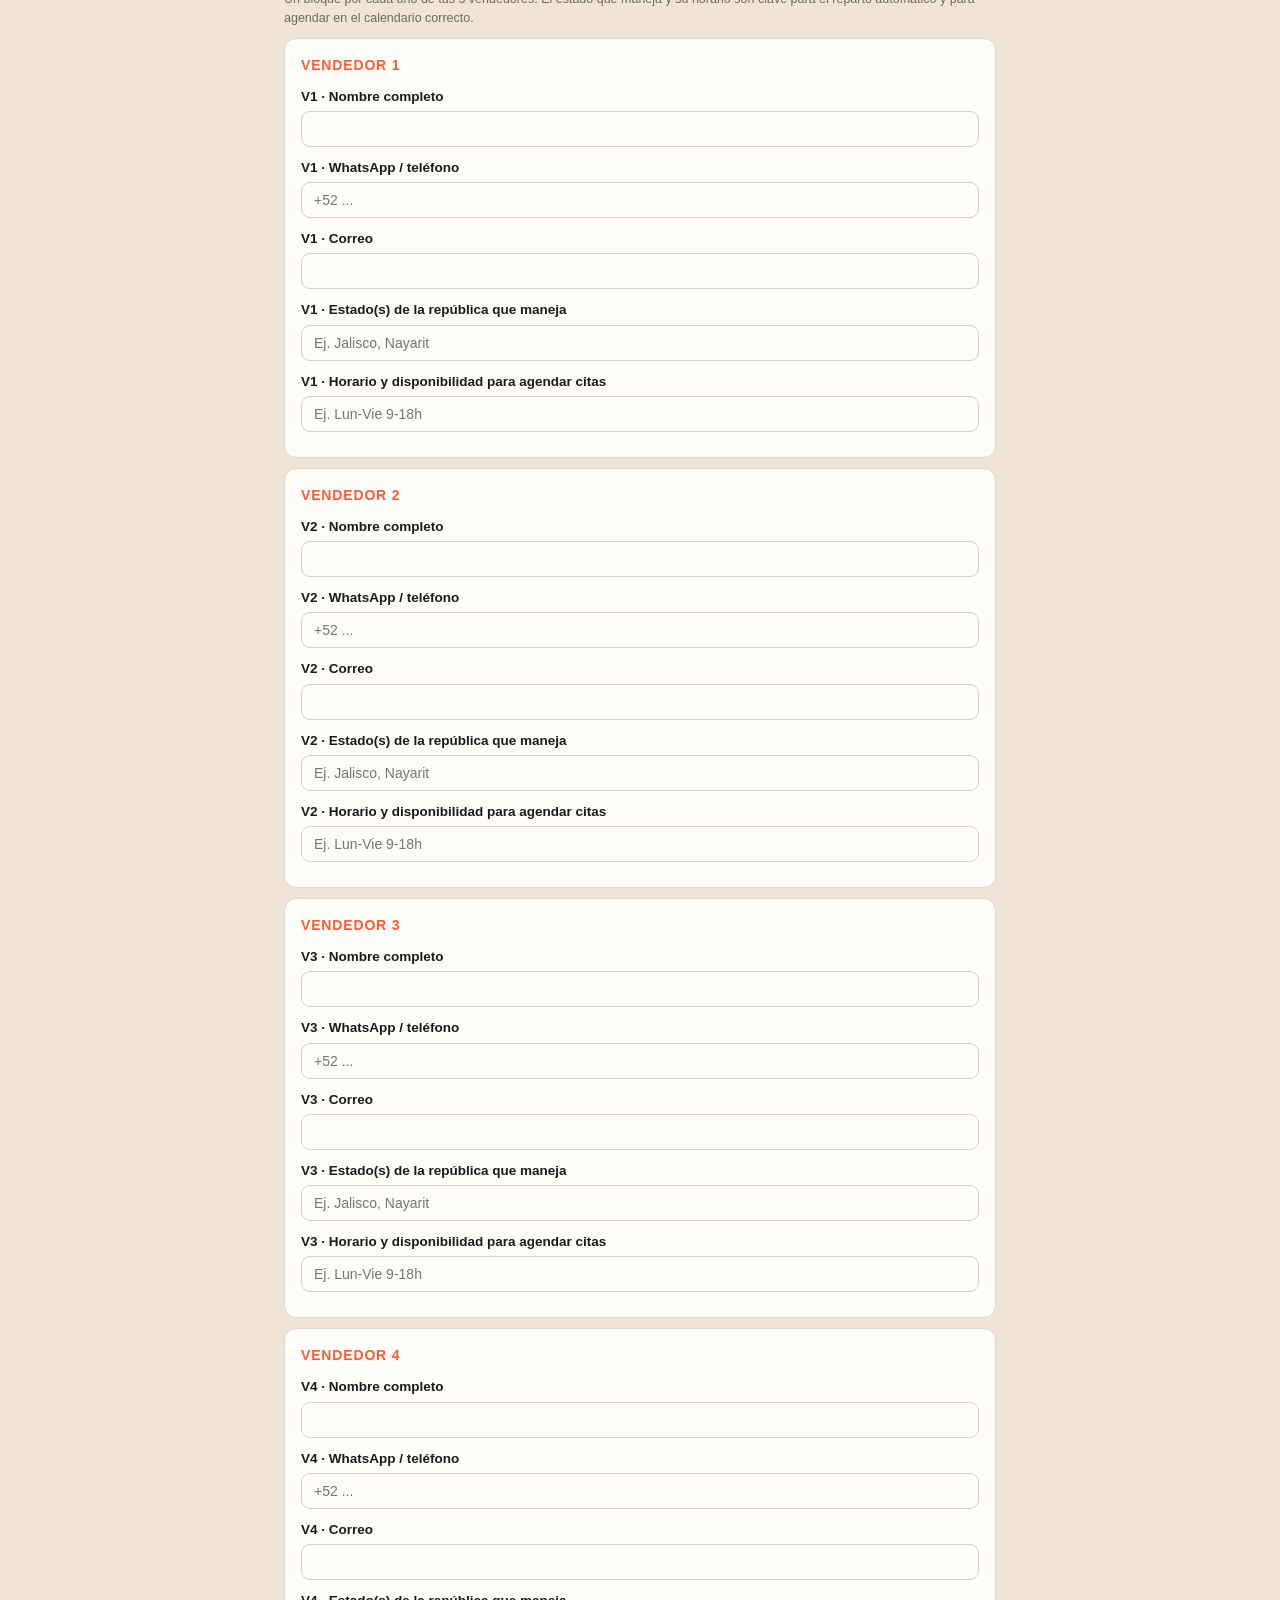
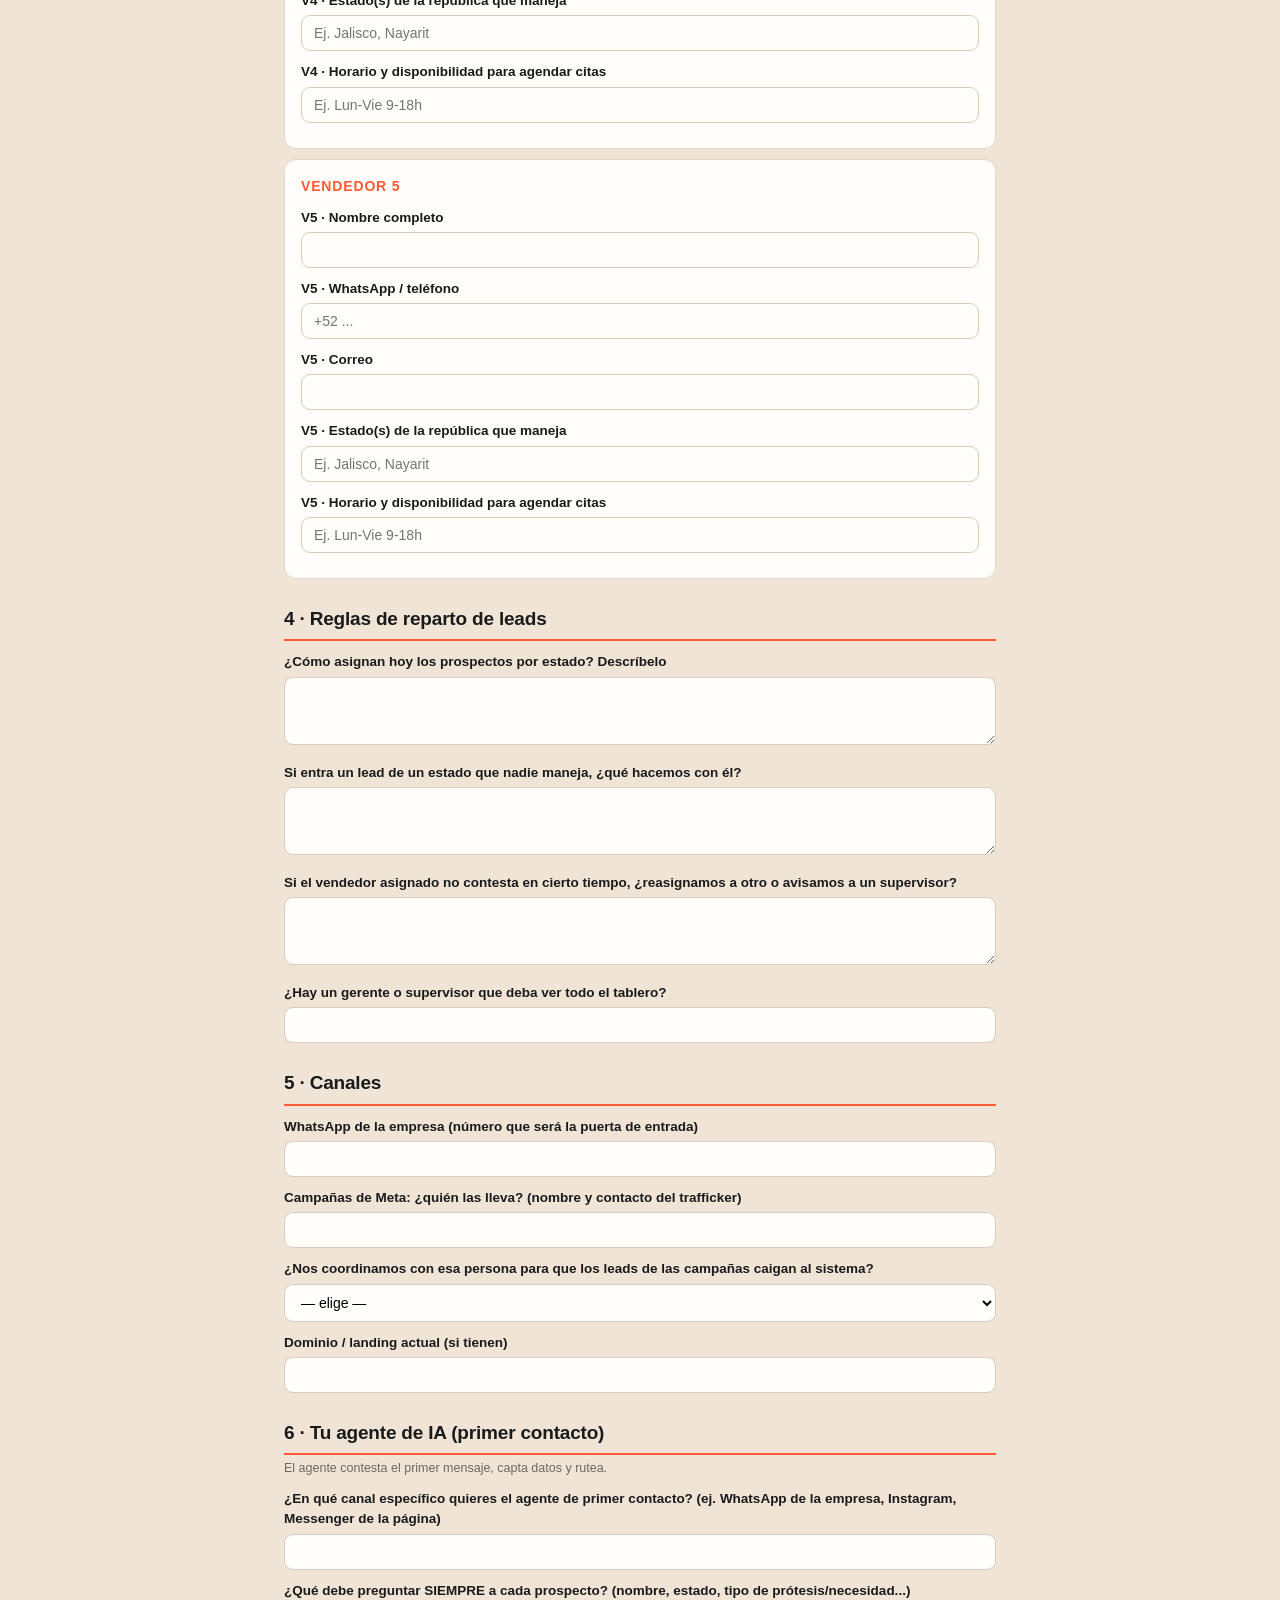
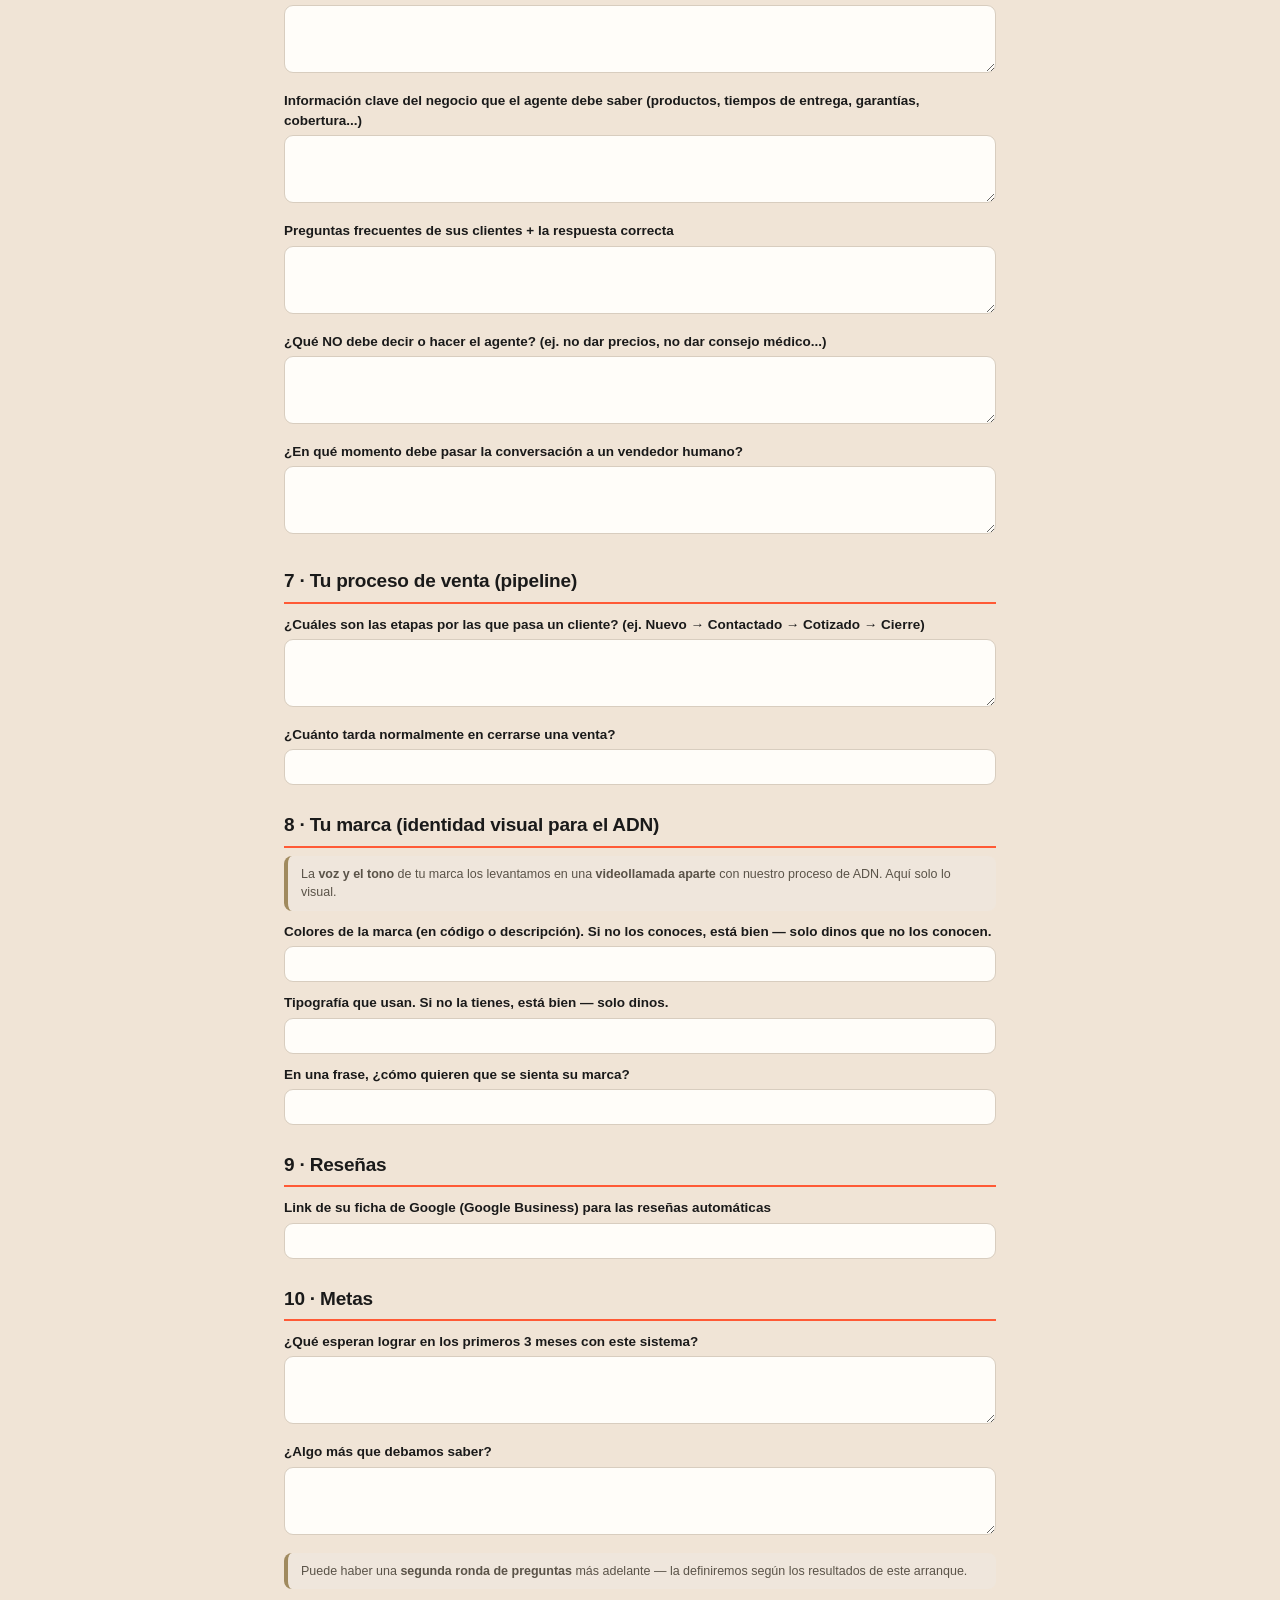
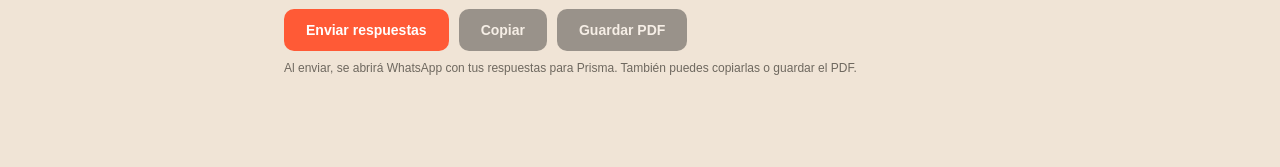
<file: onboarding/formulario.html>
<!DOCTYPE html><html lang="es"><head><meta charset="utf-8"><meta name="viewport" content="width=device-width,initial-scale=1"><title>Formulario de arranque · Prisma</title><link rel="icon" type="image/png" href="../assets/isotipo_rojo-512.png"><style>*{margin:0;padding:0;box-sizing:border-box}
body{background:#F0E4D6;color:#1A1A1A;font-family:"Helvetica Neue",Arial,sans-serif;line-height:1.5}
.band{height:8px;background:#FF5A36}
.top{background:#1A1A1A;display:flex;align-items:center;gap:18px;padding:18px 26px}.top .brand-logo{height:42px;width:auto;max-width:220px}.top .an{font-family:"Arial Black",Arial;font-weight:900;color:#F5EEE7;font-size:11px;letter-spacing:.22em;text-transform:uppercase}
.hero{background:linear-gradient(135deg,#1A1A1A,#2b2620);color:#F5EEE7;padding:34px 26px;text-align:center}
.hero .k{font-family:"Arial Black",Arial;font-weight:900;font-size:11px;letter-spacing:.24em;color:#FF5A36;text-transform:uppercase}
.hero h1{font-family:"Arial Black",Arial;font-weight:900;font-size:30px;color:#fff;margin:8px 0 6px;letter-spacing:-.02em}
.hero p{font-size:13.5px;color:#cabfb2;max-width:600px;margin:0 auto}
.wrap{max-width:760px;margin:0 auto;padding:22px 24px 90px}
.sec-alert{background:#1A1A1A;color:#F5EEE7;border-radius:12px;padding:14px 18px;margin:12px 0;font-size:13.5px}.sec-alert b{color:#FF5A36}
h2{font-family:"Arial Black",Arial;font-weight:900;font-size:19px;margin:26px 0 4px;letter-spacing:-.01em;border-bottom:2px solid #FF5A36;padding-bottom:6px}
.sd{font-size:12.5px;color:#6E685F;margin-bottom:6px}
.fld{margin:11px 0}
.fld label{display:block;font-size:13.5px;font-weight:700;margin-bottom:4px}
.fld input,.fld textarea,.fld select{width:100%;border:1px solid #d8cdbf;border-radius:9px;padding:9px 12px;font-size:14px;font-family:inherit;background:#fffdf9}
.fld textarea{resize:vertical}
.fld input:focus,.fld textarea:focus,.fld select:focus{outline:none;border-color:#FF5A36}
.vcard{background:#fffdf9;border:1px solid #e2d8ca;border-radius:12px;padding:6px 16px 14px;margin:10px 0}
.vh{font-family:"Arial Black",Arial;font-weight:900;font-size:14px;color:#FF5A36;margin:10px 0 2px;text-transform:uppercase;letter-spacing:.06em}
.tip{background:#EFE6DC;border-left:4px solid #a08a5e;border-radius:8px;padding:9px 13px;font-size:12.5px;color:#5a5348;margin:8px 0}
.row{display:flex;gap:10px;flex-wrap:wrap;margin-top:20px}
.btn{background:#FF5A36;color:#fff;border:none;border-radius:10px;padding:13px 22px;font-family:"Arial Black",Arial;font-weight:900;font-size:14px;cursor:pointer}
.btn.sec2{background:#1A1A1A}
.btn:disabled{opacity:.4;cursor:default}
#preview{display:none;margin-top:18px;background:#fff;border:1px solid #d8cdbf;border-radius:12px;padding:18px 20px}
#preview h3{font-family:"Arial Black",Arial;font-weight:900;font-size:16px;margin-bottom:8px}
#preview pre{white-space:pre-wrap;font-family:inherit;font-size:13px;color:#333;line-height:1.5}
.hint{font-size:12px;color:#6E685F;margin-top:8px}
@media print{.top,.hero,.sec-alert,.row,.wrap>h2,.wrap>.sd,.wrap>.fld,.wrap>.vcard,.wrap>.tip,.wrap>p{display:none!important}#preview{display:block!important;border:none;margin:0}body{background:#fff}}</style></head><body><div class="band"></div><div class="top"><img class="brand-logo" src="../assets/logotipo_beige-print.png" alt="PRISMA"><span class="an">Formulario de arranque</span></div><div class="hero"><div class="k">Bienvenidos a Prisma</div><h1>Cuéntanos de tu negocio</h1><p>Con esta información montamos tu sistema de ventas: el reparto por estado, tus vendedores, tus canales y tu agente de IA. Entre más completo, más rápido y mejor lo construimos.</p></div><div class="wrap" id="form-wrap"><div class="sec-alert">⏱️ Toma ~15-20 min. Al final da clic en <b>"Enviar respuestas"</b> y podrás copiarlas o guardarlas en PDF para enviárnoslas — <b>tal cual las escribas</b>. <br><br>🔒 <b>Nunca escribas contraseñas aquí.</b> Para cualquier acceso te guiaremos de forma segura, sin compartir claves.</div><h2 data-sec="1 · Datos de la empresa">1 · Datos de la empresa</h2><div class="fld" data-q="Nombre de la empresa"><label>Nombre de la empresa</label><input type="text" placeholder=""></div><div class="fld" data-q="¿Qué venden exactamente? (tipos de prótesis, marcas, servicios)"><label>¿Qué venden exactamente? (tipos de prótesis, marcas, servicios)</label><textarea rows="3" placeholder=""></textarea></div><div class="fld" data-q="Sitio web 1"><label>Sitio web 1</label><input type="text" placeholder=""></div><div class="fld" data-q="Sitio web 2"><label>Sitio web 2</label><input type="text" placeholder=""></div><div class="fld" data-q="Sitio web 3 (si aplica)"><label>Sitio web 3 (si aplica)</label><input type="text" placeholder=""></div><div class="fld" data-q="Instagram de la empresa"><label>Instagram de la empresa</label><input type="text" placeholder=""></div><div class="fld" data-q="Página de Facebook de la empresa (link)"><label>Página de Facebook de la empresa (link)</label><input type="text" placeholder=""></div><div class="fld" data-q="Ciudad / estado donde están sus oficinas"><label>Ciudad / estado donde están sus oficinas</label><input type="text" placeholder=""></div><h2 data-sec="2 · Punto de contacto del proyecto">2 · Punto de contacto del proyecto</h2><div class="fld" data-q="Nombre de quien será nuestro contacto directo"><label>Nombre de quien será nuestro contacto directo</label><input type="text" placeholder=""></div><div class="fld" data-q="Cargo"><label>Cargo</label><input type="text" placeholder=""></div><div class="fld" data-q="WhatsApp"><label>WhatsApp</label><input type="text" placeholder=""></div><div class="fld" data-q="Correo"><label>Correo</label><input type="text" placeholder=""></div><div class="fld" data-q="¿Quién aprueba las decisiones del proyecto?"><label>¿Quién aprueba las decisiones del proyecto?</label><input type="text" placeholder=""></div><h2 data-sec="3 · Tu equipo de ventas">3 · Tu equipo de ventas</h2><p class="sd">Un bloque por cada uno de tus 5 vendedores. El estado que maneja y su horario son clave para el reparto automático y para agendar en el calendario correcto.</p><div class="vcard"><div class="vh">Vendedor 1</div><div class="fld" data-q="V1 · Nombre completo"><label>V1 · Nombre completo</label><input type="text" placeholder=""></div><div class="fld" data-q="V1 · WhatsApp / teléfono"><label>V1 · WhatsApp / teléfono</label><input type="text" placeholder="+52 ..."></div><div class="fld" data-q="V1 · Correo"><label>V1 · Correo</label><input type="text" placeholder=""></div><div class="fld" data-q="V1 · Estado(s) de la república que maneja"><label>V1 · Estado(s) de la república que maneja</label><input type="text" placeholder="Ej. Jalisco, Nayarit"></div><div class="fld" data-q="V1 · Horario y disponibilidad para agendar citas"><label>V1 · Horario y disponibilidad para agendar citas</label><input type="text" placeholder="Ej. Lun-Vie 9-18h"></div></div><div class="vcard"><div class="vh">Vendedor 2</div><div class="fld" data-q="V2 · Nombre completo"><label>V2 · Nombre completo</label><input type="text" placeholder=""></div><div class="fld" data-q="V2 · WhatsApp / teléfono"><label>V2 · WhatsApp / teléfono</label><input type="text" placeholder="+52 ..."></div><div class="fld" data-q="V2 · Correo"><label>V2 · Correo</label><input type="text" placeholder=""></div><div class="fld" data-q="V2 · Estado(s) de la república que maneja"><label>V2 · Estado(s) de la república que maneja</label><input type="text" placeholder="Ej. Jalisco, Nayarit"></div><div class="fld" data-q="V2 · Horario y disponibilidad para agendar citas"><label>V2 · Horario y disponibilidad para agendar citas</label><input type="text" placeholder="Ej. Lun-Vie 9-18h"></div></div><div class="vcard"><div class="vh">Vendedor 3</div><div class="fld" data-q="V3 · Nombre completo"><label>V3 · Nombre completo</label><input type="text" placeholder=""></div><div class="fld" data-q="V3 · WhatsApp / teléfono"><label>V3 · WhatsApp / teléfono</label><input type="text" placeholder="+52 ..."></div><div class="fld" data-q="V3 · Correo"><label>V3 · Correo</label><input type="text" placeholder=""></div><div class="fld" data-q="V3 · Estado(s) de la república que maneja"><label>V3 · Estado(s) de la república que maneja</label><input type="text" placeholder="Ej. Jalisco, Nayarit"></div><div class="fld" data-q="V3 · Horario y disponibilidad para agendar citas"><label>V3 · Horario y disponibilidad para agendar citas</label><input type="text" placeholder="Ej. Lun-Vie 9-18h"></div></div><div class="vcard"><div class="vh">Vendedor 4</div><div class="fld" data-q="V4 · Nombre completo"><label>V4 · Nombre completo</label><input type="text" placeholder=""></div><div class="fld" data-q="V4 · WhatsApp / teléfono"><label>V4 · WhatsApp / teléfono</label><input type="text" placeholder="+52 ..."></div><div class="fld" data-q="V4 · Correo"><label>V4 · Correo</label><input type="text" placeholder=""></div><div class="fld" data-q="V4 · Estado(s) de la república que maneja"><label>V4 · Estado(s) de la república que maneja</label><input type="text" placeholder="Ej. Jalisco, Nayarit"></div><div class="fld" data-q="V4 · Horario y disponibilidad para agendar citas"><label>V4 · Horario y disponibilidad para agendar citas</label><input type="text" placeholder="Ej. Lun-Vie 9-18h"></div></div><div class="vcard"><div class="vh">Vendedor 5</div><div class="fld" data-q="V5 · Nombre completo"><label>V5 · Nombre completo</label><input type="text" placeholder=""></div><div class="fld" data-q="V5 · WhatsApp / teléfono"><label>V5 · WhatsApp / teléfono</label><input type="text" placeholder="+52 ..."></div><div class="fld" data-q="V5 · Correo"><label>V5 · Correo</label><input type="text" placeholder=""></div><div class="fld" data-q="V5 · Estado(s) de la república que maneja"><label>V5 · Estado(s) de la república que maneja</label><input type="text" placeholder="Ej. Jalisco, Nayarit"></div><div class="fld" data-q="V5 · Horario y disponibilidad para agendar citas"><label>V5 · Horario y disponibilidad para agendar citas</label><input type="text" placeholder="Ej. Lun-Vie 9-18h"></div></div><h2 data-sec="4 · Reglas de reparto de leads">4 · Reglas de reparto de leads</h2><div class="fld" data-q="¿Cómo asignan hoy los prospectos por estado? Descríbelo"><label>¿Cómo asignan hoy los prospectos por estado? Descríbelo</label><textarea rows="3" placeholder=""></textarea></div><div class="fld" data-q="Si entra un lead de un estado que nadie maneja, ¿qué hacemos con él?"><label>Si entra un lead de un estado que nadie maneja, ¿qué hacemos con él?</label><textarea rows="3" placeholder=""></textarea></div><div class="fld" data-q="Si el vendedor asignado no contesta en cierto tiempo, ¿reasignamos a otro o avisamos a un supervisor?"><label>Si el vendedor asignado no contesta en cierto tiempo, ¿reasignamos a otro o avisamos a un supervisor?</label><textarea rows="3" placeholder=""></textarea></div><div class="fld" data-q="¿Hay un gerente o supervisor que deba ver todo el tablero?"><label>¿Hay un gerente o supervisor que deba ver todo el tablero?</label><input type="text" placeholder=""></div><h2 data-sec="5 · Canales">5 · Canales</h2><div class="fld" data-q="WhatsApp de la empresa (número que será la puerta de entrada)"><label>WhatsApp de la empresa (número que será la puerta de entrada)</label><input type="text" placeholder=""></div><div class="fld" data-q="Campañas de Meta: ¿quién las lleva? (nombre y contacto del trafficker)"><label>Campañas de Meta: ¿quién las lleva? (nombre y contacto del trafficker)</label><input type="text" placeholder=""></div><div class="fld" data-q="¿Nos coordinamos con esa persona para que los leads de las campañas caigan al sistema?"><label>¿Nos coordinamos con esa persona para que los leads de las campañas caigan al sistema?</label><select><option value="">— elige —</option><option>Sí</option><option>No</option><option>A definir</option></select></div><div class="fld" data-q="Dominio / landing actual (si tienen)"><label>Dominio / landing actual (si tienen)</label><input type="text" placeholder=""></div><h2 data-sec="6 · Tu agente de IA (primer contacto)">6 · Tu agente de IA (primer contacto)</h2><p class="sd">El agente contesta el primer mensaje, capta datos y rutea.</p><div class="fld" data-q="¿En qué canal específico quieres el agente de primer contacto? (ej. WhatsApp de la empresa, Instagram, Messenger de la página)"><label>¿En qué canal específico quieres el agente de primer contacto? (ej. WhatsApp de la empresa, Instagram, Messenger de la página)</label><input type="text" placeholder=""></div><div class="fld" data-q="¿Qué debe preguntar SIEMPRE a cada prospecto? (nombre, estado, tipo de prótesis/necesidad...)"><label>¿Qué debe preguntar SIEMPRE a cada prospecto? (nombre, estado, tipo de prótesis/necesidad...)</label><textarea rows="3" placeholder=""></textarea></div><div class="fld" data-q="Información clave del negocio que el agente debe saber (productos, tiempos de entrega, garantías, cobertura...)"><label>Información clave del negocio que el agente debe saber (productos, tiempos de entrega, garantías, cobertura...)</label><textarea rows="3" placeholder=""></textarea></div><div class="fld" data-q="Preguntas frecuentes de sus clientes + la respuesta correcta"><label>Preguntas frecuentes de sus clientes + la respuesta correcta</label><textarea rows="3" placeholder=""></textarea></div><div class="fld" data-q="¿Qué NO debe decir o hacer el agente? (ej. no dar precios, no dar consejo médico...)"><label>¿Qué NO debe decir o hacer el agente? (ej. no dar precios, no dar consejo médico...)</label><textarea rows="3" placeholder=""></textarea></div><div class="fld" data-q="¿En qué momento debe pasar la conversación a un vendedor humano?"><label>¿En qué momento debe pasar la conversación a un vendedor humano?</label><textarea rows="3" placeholder=""></textarea></div><h2 data-sec="7 · Tu proceso de venta (pipeline)">7 · Tu proceso de venta (pipeline)</h2><div class="fld" data-q="¿Cuáles son las etapas por las que pasa un cliente? (ej. Nuevo → Contactado → Cotizado → Cierre)"><label>¿Cuáles son las etapas por las que pasa un cliente? (ej. Nuevo → Contactado → Cotizado → Cierre)</label><textarea rows="3" placeholder=""></textarea></div><div class="fld" data-q="¿Cuánto tarda normalmente en cerrarse una venta?"><label>¿Cuánto tarda normalmente en cerrarse una venta?</label><input type="text" placeholder=""></div><h2 data-sec="8 · Tu marca (identidad visual para el ADN)">8 · Tu marca (identidad visual para el ADN)</h2><div class="tip">La <b>voz y el tono</b> de tu marca los levantamos en una <b>videollamada aparte</b> con nuestro proceso de ADN. Aquí solo lo visual.</div><div class="fld" data-q="Colores de la marca (en código o descripción). Si no los conoces, está bien — solo dinos que no los conocen."><label>Colores de la marca (en código o descripción). Si no los conoces, está bien — solo dinos que no los conocen.</label><input type="text" placeholder=""></div><div class="fld" data-q="Tipografía que usan. Si no la tienes, está bien — solo dinos."><label>Tipografía que usan. Si no la tienes, está bien — solo dinos.</label><input type="text" placeholder=""></div><div class="fld" data-q="En una frase, ¿cómo quieren que se sienta su marca?"><label>En una frase, ¿cómo quieren que se sienta su marca?</label><input type="text" placeholder=""></div><h2 data-sec="9 · Reseñas">9 · Reseñas</h2><div class="fld" data-q="Link de su ficha de Google (Google Business) para las reseñas automáticas"><label>Link de su ficha de Google (Google Business) para las reseñas automáticas</label><input type="text" placeholder=""></div><h2 data-sec="10 · Metas">10 · Metas</h2><div class="fld" data-q="¿Qué esperan lograr en los primeros 3 meses con este sistema?"><label>¿Qué esperan lograr en los primeros 3 meses con este sistema?</label><textarea rows="3" placeholder=""></textarea></div><div class="fld" data-q="¿Algo más que debamos saber?"><label>¿Algo más que debamos saber?</label><textarea rows="3" placeholder=""></textarea></div><div class="tip">Puede haber una <b>segunda ronda de preguntas</b> más adelante — la definiremos según los resultados de este arranque.</div><div class="row"><button class="btn" onclick="gen()">Enviar respuestas</button><button class="btn sec2" id="cp" disabled onclick="cp()">Copiar</button><button class="btn sec2" id="pf" disabled onclick="window.print()">Guardar PDF</button></div><p class="hint">Al enviar, se abrirá WhatsApp con tus respuestas para Prisma. También puedes copiarlas o guardar el PDF.</p><div id="preview"><h3>Respuestas · Prisma</h3><pre id="out"></pre></div></div><script>
var PRISMA_WHATSAPP="525567823281";
function gen(){var out=[];var nodes=document.querySelectorAll('[data-sec],[data-q]');
nodes.forEach(function(n){
 if(n.hasAttribute('data-sec')){out.push('\n=== '+n.getAttribute('data-sec')+' ===');}
 else{var el=n.querySelector('input,textarea,select');var v=el?(el.value||'').trim():'';out.push(n.getAttribute('data-q')+': '+(v||'—'));}
});
var txt='FORMULARIO DE ARRANQUE — PRISMA\n'+new Date().toLocaleDateString('es-MX')+'\n'+out.join('\n');
document.getElementById('out').textContent=txt;
document.getElementById('preview').style.display='block';
document.getElementById('cp').disabled=false;document.getElementById('pf').disabled=false;
document.getElementById("preview").scrollIntoView({behavior:"smooth"});var waText="Hola Prisma, les comparto mis respuestas del formulario de arranque:\n\n"+txt;window.open("https://wa.me/"+PRISMA_WHATSAPP+"?text="+encodeURIComponent(waText),"_blank","noopener");}
function cp(){navigator.clipboard.writeText(document.getElementById('out').textContent).then(function(){var b=document.getElementById('cp');b.textContent='¡Copiado!';setTimeout(function(){b.textContent='Copiar';},1800);});}
</script></body></html>
</file>
<file: styles.css>
:root{--carbon:#1A1A1A;--coral:#FF5A36;--beige:#F5EEE7;--warm:#F0E4D6;--paper:#FFFDF9;--muted:#6E685F;--line:#DED2C5;--max:1180px;--shadow:0 18px 55px rgba(26,26,26,.12)}
*{box-sizing:border-box}html{scroll-behavior:smooth}body{margin:0;background:var(--beige);color:var(--carbon);font-family:Inter,"Helvetica Neue",Arial,sans-serif;line-height:1.55;-webkit-font-smoothing:antialiased}button,input,select{font:inherit}button{cursor:pointer}.noise{position:fixed;inset:0;pointer-events:none;opacity:.035;z-index:99;background-image:url("data:image/svg+xml,%3Csvg viewBox='0 0 180 180' xmlns='http://www.w3.org/2000/svg'%3E%3Cfilter id='n'%3E%3CfeTurbulence type='fractalNoise' baseFrequency='.8' numOctaves='3' stitchTiles='stitch'/%3E%3C/filter%3E%3Crect width='100%25' height='100%25' filter='url(%23n)' opacity='.55'/%3E%3C/svg%3E")}
.site-header{height:78px;position:sticky;top:0;z-index:80;display:flex;align-items:center;gap:32px;padding:0 max(24px,calc((100vw - var(--max))/2));background:rgba(245,238,231,.9);backdrop-filter:blur(16px);border-bottom:1px solid rgba(26,26,26,.08)}.brand{display:flex;align-items:center;gap:10px;text-decoration:none;color:inherit}.brand-p{width:34px;height:34px;object-fit:contain}.brand-word{height:24px;width:auto}.desktop-nav{margin-left:auto;display:flex;gap:28px}.desktop-nav a{color:var(--carbon);text-decoration:none;font-weight:800;font-size:14px}.header-cta{border:0;background:var(--coral);color:#fff;border-radius:999px;padding:13px 20px;font-weight:900}.header-cta span{margin-left:8px}.menu-toggle,.mobile-menu{display:none}
.section-pad{padding:90px max(24px,calc((100vw - var(--max))/2))}.eyebrow{font-weight:950;letter-spacing:.12em;text-transform:uppercase;font-size:12px;color:var(--coral);margin:0 0 14px}.hero{min-height:calc(100vh - 78px);display:grid;grid-template-columns:1.05fr .95fr;gap:54px;align-items:center;padding-top:68px;padding-bottom:70px;overflow:hidden}.hero h1,.section-intro h2,.plans-head h2,.brain h2,.continuity h2,.fit h2,.final-cta h2{font-family:"Arial Black",Impact,sans-serif;text-transform:uppercase;letter-spacing:-.045em;line-height:.96;margin:0}.hero h1{font-size:clamp(44px,5.4vw,82px);max-width:780px}.hero h1 span,.section-intro h2 span,.plans-head h2 span,.brain h2 span,.continuity h2 span,.fit h2 span{color:var(--coral)}.hero-kicker{color:var(--coral);font-size:clamp(19px,2vw,28px);font-weight:950;margin:22px 0 10px}.lede{font-size:18px;max-width:650px;color:#36322e}.hero-actions{display:flex;gap:12px;flex-wrap:wrap;margin-top:28px}.btn{border-radius:13px;border:1.5px solid var(--carbon);padding:14px 20px;font-weight:950;text-decoration:none;display:inline-flex;align-items:center;justify-content:center;gap:12px;transition:.2s transform,.2s box-shadow}.btn:hover{transform:translateY(-2px);box-shadow:0 10px 22px rgba(26,26,26,.12)}.btn-coral{background:var(--coral);color:#fff;border-color:var(--coral)}.btn-ghost{background:transparent;color:var(--carbon)}.btn-dark{background:var(--carbon);color:#fff;border-color:var(--carbon)}.full{width:100%}.micro-benefits{display:grid;grid-template-columns:repeat(4,1fr);gap:12px;margin-top:42px}.micro-benefits div{border-top:1px solid var(--line);padding-top:13px}.micro-benefits b,.micro-benefits span{display:block}.micro-benefits b{font-size:13px}.micro-benefits span{font-size:11px;color:var(--muted)}
.hero-visual{position:relative;min-height:600px}.pixel-wrap{position:absolute;left:7%;bottom:8%;width:54%;filter:drop-shadow(0 18px 18px rgba(26,26,26,.13));animation:bob 5s ease-in-out infinite}.pixel-wrap img{width:100%;display:block}.chat,.metric{position:absolute;background:rgba(255,253,249,.92);backdrop-filter:blur(10px);border:1px solid rgba(26,26,26,.09);box-shadow:var(--shadow);border-radius:16px;padding:14px 16px}.chat{max-width:235px}.chat small,.metric span,.metric i{display:block;color:var(--muted);font-size:10px;font-style:normal}.chat b{font-size:13px}.chat-1{right:3%;top:8%;animation:float 6s ease-in-out infinite}.chat-2{right:1%;top:25%;animation:float 6s 1s ease-in-out infinite}.metric strong{font-family:"Arial Black";font-size:34px;line-height:1}.metric-1{right:9%;bottom:32%;animation:float 5s .7s ease-in-out infinite}.metric-2{right:1%;bottom:12%;animation:float 5.6s .2s ease-in-out infinite}.metric-3{left:2%;top:14%;animation:float 6.4s 1.4s ease-in-out infinite}.metric-3 i{color:var(--coral);letter-spacing:2px}@keyframes bob{50%{transform:translateY(-10px) rotate(-1deg)}}@keyframes float{50%{transform:translateY(-8px)}}
.problem{background:var(--paper);border-top:1px solid var(--line);border-bottom:1px solid var(--line)}.section-intro{max-width:780px}.section-intro h2,.plans-head h2,.brain h2,.continuity h2,.fit h2{font-size:clamp(38px,4.3vw,64px)}.problem-grid{display:grid;grid-template-columns:repeat(4,1fr);gap:16px;margin-top:40px}.problem-card{background:var(--beige);padding:24px;border:1px solid var(--line);border-radius:20px;min-height:230px}.problem-card .icon{width:50px;height:50px;border-radius:14px;background:var(--paper);display:grid;place-items:center;font-weight:950;font-size:21px;color:var(--coral);margin-bottom:36px}.problem-card h3{font-size:18px;margin:0 0 10px}.problem-card p{margin:0;color:var(--muted)}.problem-close{font-size:20px;margin:30px 0 0}.problem-close b{color:var(--coral)}
.duality{background:var(--carbon);color:var(--beige);position:relative;overflow:hidden}.duality:before{content:"P";position:absolute;font-family:"Arial Black";font-size:42vw;opacity:.02;line-height:1;left:-8vw;top:-7vw}.duality-head{padding-bottom:24px;position:relative;z-index:2}.duality-head h2{font-family:"Arial Black";text-transform:uppercase;font-size:clamp(38px,4.5vw,66px);letter-spacing:-.04em;line-height:1;margin:0}.duality-head h2 span{color:var(--coral)}.duality-head p:last-child{color:#cfc3b6;max-width:600px}.duality-grid{padding-top:25px;display:grid;grid-template-columns:1fr 220px 1fr;gap:24px;position:relative;z-index:2}.dark-card{background:#242220;border:1px solid #3a3733;border-radius:24px;padding:34px}.dark-card .num{color:var(--coral);font-family:"Arial Black";font-size:18px}.dark-card h3{text-transform:uppercase;font-family:"Arial Black";font-size:36px;margin:2px 0}.dark-card p{color:#bfb4a8}.dark-card ul{list-style:none;padding:0;margin:22px 0 0;display:grid;gap:12px}.dark-card li:before{content:"✓";display:inline-grid;place-items:center;width:21px;height:21px;border:1px solid var(--coral);border-radius:50%;color:var(--coral);margin-right:10px}.equation{display:flex;flex-direction:column;align-items:center;justify-content:center;gap:12px}.equation span{width:52px;height:52px;border:1px solid #5a544f;border-radius:50%;display:grid;place-items:center;color:var(--coral);font-size:28px}.equation img{width:86px;filter:drop-shadow(0 0 18px rgba(255,90,54,.42))}.equation b{font-family:"Arial Black";font-size:24px}
.night-demo{background:var(--paper)}.timeline{max-width:880px;margin:42px auto 0;position:relative}.timeline:before{content:"";position:absolute;left:105px;top:10px;bottom:10px;width:2px;background:linear-gradient(var(--coral),#e8ddd0)}.timeline div{display:grid;grid-template-columns:90px 220px 1fr;gap:28px;padding:15px 0;position:relative}.timeline div:before{content:"";position:absolute;left:99px;top:25px;width:14px;height:14px;background:var(--coral);border:4px solid var(--paper);border-radius:50%}.timeline time{font-family:"Arial Black";color:var(--coral);text-align:right}.timeline b{font-size:17px}.timeline span{color:var(--muted)}.demo-payoff{max-width:760px;margin:40px auto 0;border:1px solid var(--line);border-radius:18px;padding:22px;text-align:center;font-family:"Arial Black";font-size:clamp(24px,3vw,40px)}.demo-payoff u{text-decoration-color:var(--coral);text-decoration-thickness:4px;text-underline-offset:7px}
.brain{background:var(--carbon);color:var(--beige);display:grid;grid-template-columns:1.1fr .9fr;align-items:center;gap:40px;overflow:hidden}.brain-copy p{color:#d5cbbf;max-width:650px;font-size:18px}.brain blockquote{font-size:28px;margin:34px 0 0;border-left:4px solid var(--coral);padding-left:20px}.brain blockquote em{color:var(--coral);font-style:normal}.brain-art{width:100%;max-height:480px;object-fit:contain;filter:grayscale(1) contrast(1.05);opacity:.9}
.process{background:var(--warm)}.steps{counter-reset:step;display:grid;grid-template-columns:repeat(5,1fr);gap:12px;list-style:none;padding:0;margin:42px 0 0}.steps li{border-top:2px solid var(--line);padding:24px 8px 0}.steps li>span{font-family:"Arial Black";color:var(--coral);font-size:17px}.steps h3{font-size:18px;margin:8px 0}.steps p{color:var(--muted);margin:0;font-size:14px}
.plans{background:var(--paper)}.plans-head{max-width:850px}.plans-head p:last-child{color:var(--muted)}.plan-grid{display:grid;grid-template-columns:repeat(3,1fr);gap:18px;margin-top:46px;align-items:stretch}.plan-card{background:var(--beige);border:1px solid var(--line);border-radius:22px;padding:28px;position:relative;display:flex;flex-direction:column}.plan-card.featured{border:2px solid var(--coral);box-shadow:0 22px 55px rgba(255,90,54,.13);transform:translateY(-8px)}.badge{position:absolute;top:-15px;left:50%;transform:translateX(-50%);background:var(--coral);color:#fff;border-radius:999px;padding:7px 14px;font-weight:950;font-size:11px;white-space:nowrap}.plan-card h3{font-family:"Arial Black";text-transform:uppercase;font-size:30px;margin:8px 0}.plan-card>p{color:var(--muted);min-height:52px}.price{font-family:"Arial Black";font-size:34px;margin:12px 0 20px}.price small{font-size:13px}.plan-card ul{list-style:none;padding:0;display:grid;gap:9px;margin-bottom:24px}.plan-card li:before{content:"✓";color:var(--coral);font-weight:950;margin-right:8px}.plan-detail{margin-top:auto;background:transparent;border:1px solid var(--carbon);border-radius:12px;padding:13px;font-weight:900}.payment-lab{margin-top:42px;background:var(--beige);border:1px solid var(--line);border-radius:24px;padding:30px;display:grid;grid-template-columns:1fr 1fr;gap:24px}.payment-lab h3{font-size:28px;margin:0 0 8px}.payment-tabs{display:flex;gap:8px;align-self:start;justify-self:end}.payment-tabs button{border:1px solid var(--line);background:var(--paper);border-radius:999px;padding:10px 14px;font-weight:900}.payment-tabs button.active{background:var(--coral);color:#fff;border-color:var(--coral)}.payment-result{grid-column:1/-1;background:var(--carbon);color:#fff;border-radius:18px;padding:24px;display:grid;grid-template-columns:1fr auto 1fr;align-items:center;text-align:center;gap:20px}.payment-result span,.payment-result small{display:block;color:#c9bdb0}.payment-result strong{font-family:"Arial Black";font-size:34px}.payment-result .arrow{color:var(--coral);font-size:32px}
.continuity{background:var(--carbon);color:var(--beige)}.continuity-head{max-width:880px}.continuity-head p:last-child{color:#c6baae}.continuity-grid{display:grid;grid-template-columns:1fr 1fr .7fr;gap:16px;margin-top:40px}.continuity-card,.continuity-note{border:1px solid #3c3834;border-radius:20px;padding:28px;background:#23211f}.continuity-card span{font-size:11px;font-weight:950;letter-spacing:.12em;color:#cbbfb3}.continuity-card h3{color:var(--coral);font-size:26px}.continuity-note{display:flex;align-items:center;color:#d4c9bd}
.fit{background:var(--warm);display:grid;grid-template-columns:1fr 1fr;gap:40px;align-items:center}.fit-list{display:grid;gap:10px}.fit-list div{background:var(--paper);border:1px solid var(--line);padding:16px 18px;border-radius:14px;font-weight:800}.fit-list div:before{content:"→";color:var(--coral);margin-right:10px}.team-art{grid-column:1/-1;width:min(780px,100%);justify-self:center;max-height:380px;object-fit:contain}
.faq{background:var(--paper)}.faq-list{max-width:900px;margin:38px auto 0}.faq details{border-top:1px solid var(--line);padding:20px 0}.faq details:last-child{border-bottom:1px solid var(--line)}.faq summary{font-weight:950;font-size:19px;cursor:pointer;list-style:none;display:flex;justify-content:space-between}.faq summary:after{content:"+";color:var(--coral);font-size:26px}.faq details[open] summary:after{content:"−"}.faq details p{color:var(--muted);max-width:760px}
.final-cta{background:var(--coral);color:#fff;display:grid;grid-template-columns:1fr 340px;gap:34px;align-items:end;overflow:hidden}.final-copy{max-width:820px}.final-copy .light{color:#fff}.final-copy h2{font-size:clamp(38px,5vw,72px)}.final-copy p{font-size:18px;max-width:700px}.final-copy small{display:block;margin-top:14px}.final-pixel{width:100%;filter:drop-shadow(0 20px 22px rgba(0,0,0,.18));transform:translateY(35px)}
footer{background:var(--carbon);color:#d6cabd;padding:42px max(24px,calc((100vw - var(--max))/2));display:grid;grid-template-columns:auto 1fr auto;gap:30px;align-items:center}.footer-brand span{font-family:"Arial Black";color:#fff;font-size:24px}.footer-brand .brand-p{width:32px;height:32px}footer p{margin:0;font-size:13px}.lead-dialog{border:0;padding:0;border-radius:24px;max-width:min(650px,calc(100vw - 24px));width:100%;background:transparent}.lead-dialog::backdrop{background:rgba(26,26,26,.72);backdrop-filter:blur(5px)}.lead-shell{background:var(--paper);padding:32px;border-radius:24px;position:relative}.lead-shell h2{font-family:"Arial Black";text-transform:uppercase;font-size:38px;line-height:1;margin:0 0 12px}.dialog-close{position:absolute;right:18px;top:14px;border:0;background:transparent;font-size:32px}.lead-shell label{display:block;font-weight:900;margin-top:14px}.lead-shell input,.lead-shell select{width:100%;margin-top:6px;border:1px solid var(--line);background:#fff;border-radius:12px;padding:13px 14px}.lead-shell>.btn{margin-top:20px}.lead-output{background:var(--beige);border-radius:14px;padding:16px;margin-top:16px}.lead-output p{white-space:pre-line}.lead-actions{display:flex;gap:8px;flex-wrap:wrap}.lead-actions .btn{flex:1}.reveal{opacity:0;transform:translateY(18px);transition:opacity .65s ease,transform .65s ease}.reveal.visible{opacity:1;transform:none}
@media(max-width:900px){.desktop-nav,.header-cta{display:none}.menu-toggle{display:grid;margin-left:auto;width:42px;height:42px;border:0;background:transparent;place-content:center;gap:5px}.menu-toggle span{width:24px;height:2px;background:var(--carbon);display:block}.mobile-menu{position:absolute;top:78px;left:12px;right:12px;background:var(--carbon);padding:20px;border-radius:18px;box-shadow:var(--shadow)}.mobile-menu.open{display:grid;gap:6px}.mobile-menu a,.mobile-menu button{color:#fff;text-decoration:none;background:transparent;border:0;text-align:left;padding:13px;font-weight:900}.hero{grid-template-columns:1fr;min-height:auto}.hero-visual{min-height:520px}.problem-grid{grid-template-columns:1fr 1fr}.duality-grid{grid-template-columns:1fr}.equation{flex-direction:row;padding:10px 0}.equation img{width:58px}.plan-grid{grid-template-columns:1fr}.plan-card.featured{transform:none}.steps{grid-template-columns:1fr 1fr}.continuity-grid{grid-template-columns:1fr}.fit{grid-template-columns:1fr}.final-cta{grid-template-columns:1fr 240px}footer{grid-template-columns:1fr;text-align:center;justify-items:center}}
@media(max-width:600px){.site-header{height:66px;padding:0 18px}.brand-p{width:29px;height:29px}.brand-word{height:19px}.mobile-menu{top:66px}.section-pad{padding:64px 20px}.hero{padding-top:46px;gap:25px}.hero h1{font-size:43px}.hero-kicker{font-size:19px}.lede{font-size:16px}.hero-actions{display:grid}.micro-benefits{grid-template-columns:1fr 1fr;margin-top:30px}.hero-visual{min-height:410px}.pixel-wrap{width:63%;left:0}.chat{max-width:175px;padding:10px 11px}.chat b{font-size:11px}.chat-1{right:0;top:5%}.chat-2{right:0;top:25%}.metric{padding:10px 12px}.metric strong{font-size:24px}.metric-1{right:5%;bottom:27%}.metric-2{right:0;bottom:4%}.metric-3{display:none}.problem-grid{grid-template-columns:1fr}.problem-card{min-height:auto}.problem-card .icon{margin-bottom:18px}.section-intro h2,.plans-head h2,.brain h2,.continuity h2,.fit h2{font-size:38px}.duality-grid{padding-top:16px}.dark-card h3{font-size:31px}.timeline:before{left:12px}.timeline div{grid-template-columns:1fr;padding:14px 0 14px 38px;gap:3px}.timeline div:before{left:5px;top:23px}.timeline time{text-align:left}.brain{grid-template-columns:1fr}.brain-art{max-height:300px}.steps{grid-template-columns:1fr}.steps li{padding:18px 0}.payment-lab{grid-template-columns:1fr;padding:22px}.payment-tabs{justify-self:start;flex-wrap:wrap}.payment-result{grid-template-columns:1fr}.payment-result .arrow{transform:rotate(90deg)}.fit{padding-bottom:20px}.final-cta{grid-template-columns:1fr;padding-bottom:0}.final-pixel{width:70%;justify-self:end}.lead-shell{padding:26px 20px}.lead-shell h2{font-size:31px}footer{padding:36px 20px}}
@media(prefers-reduced-motion:reduce){*{scroll-behavior:auto!important;animation:none!important;transition:none!important}.reveal{opacity:1;transform:none}}
</file>
